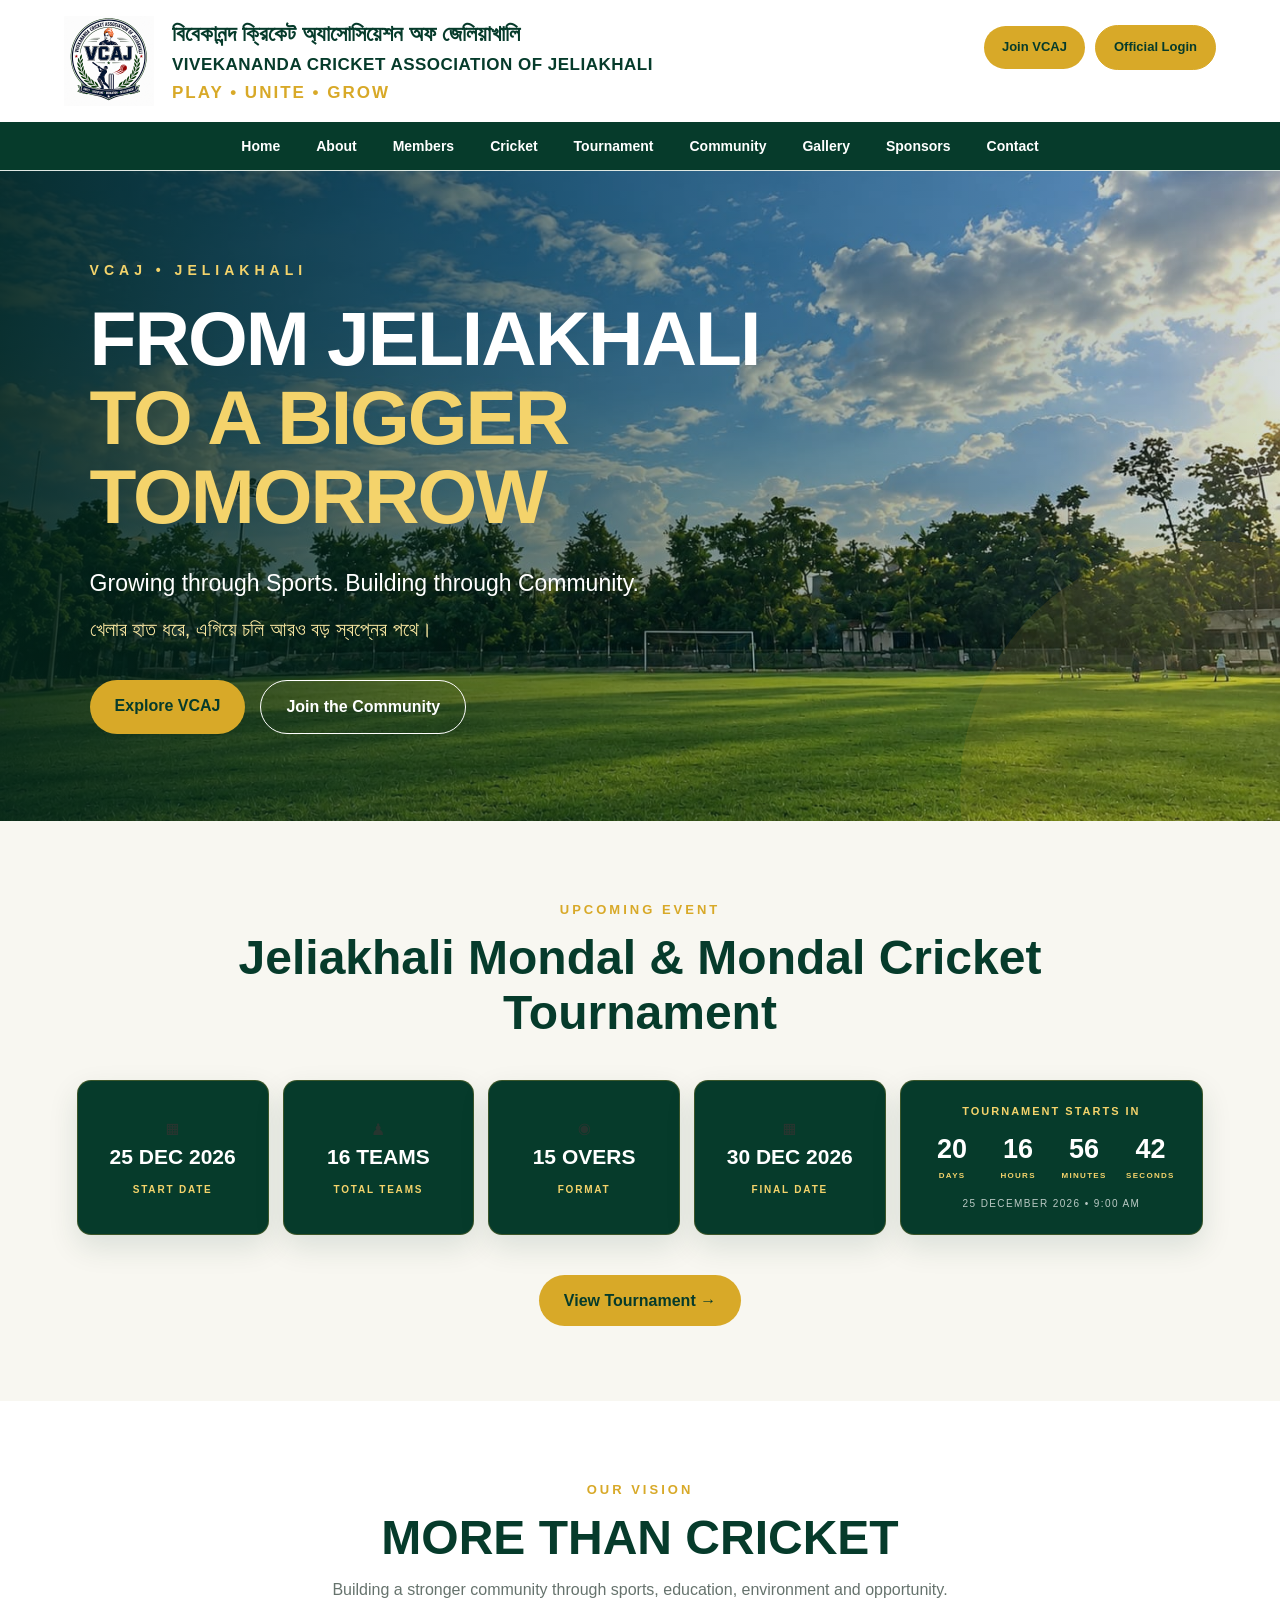
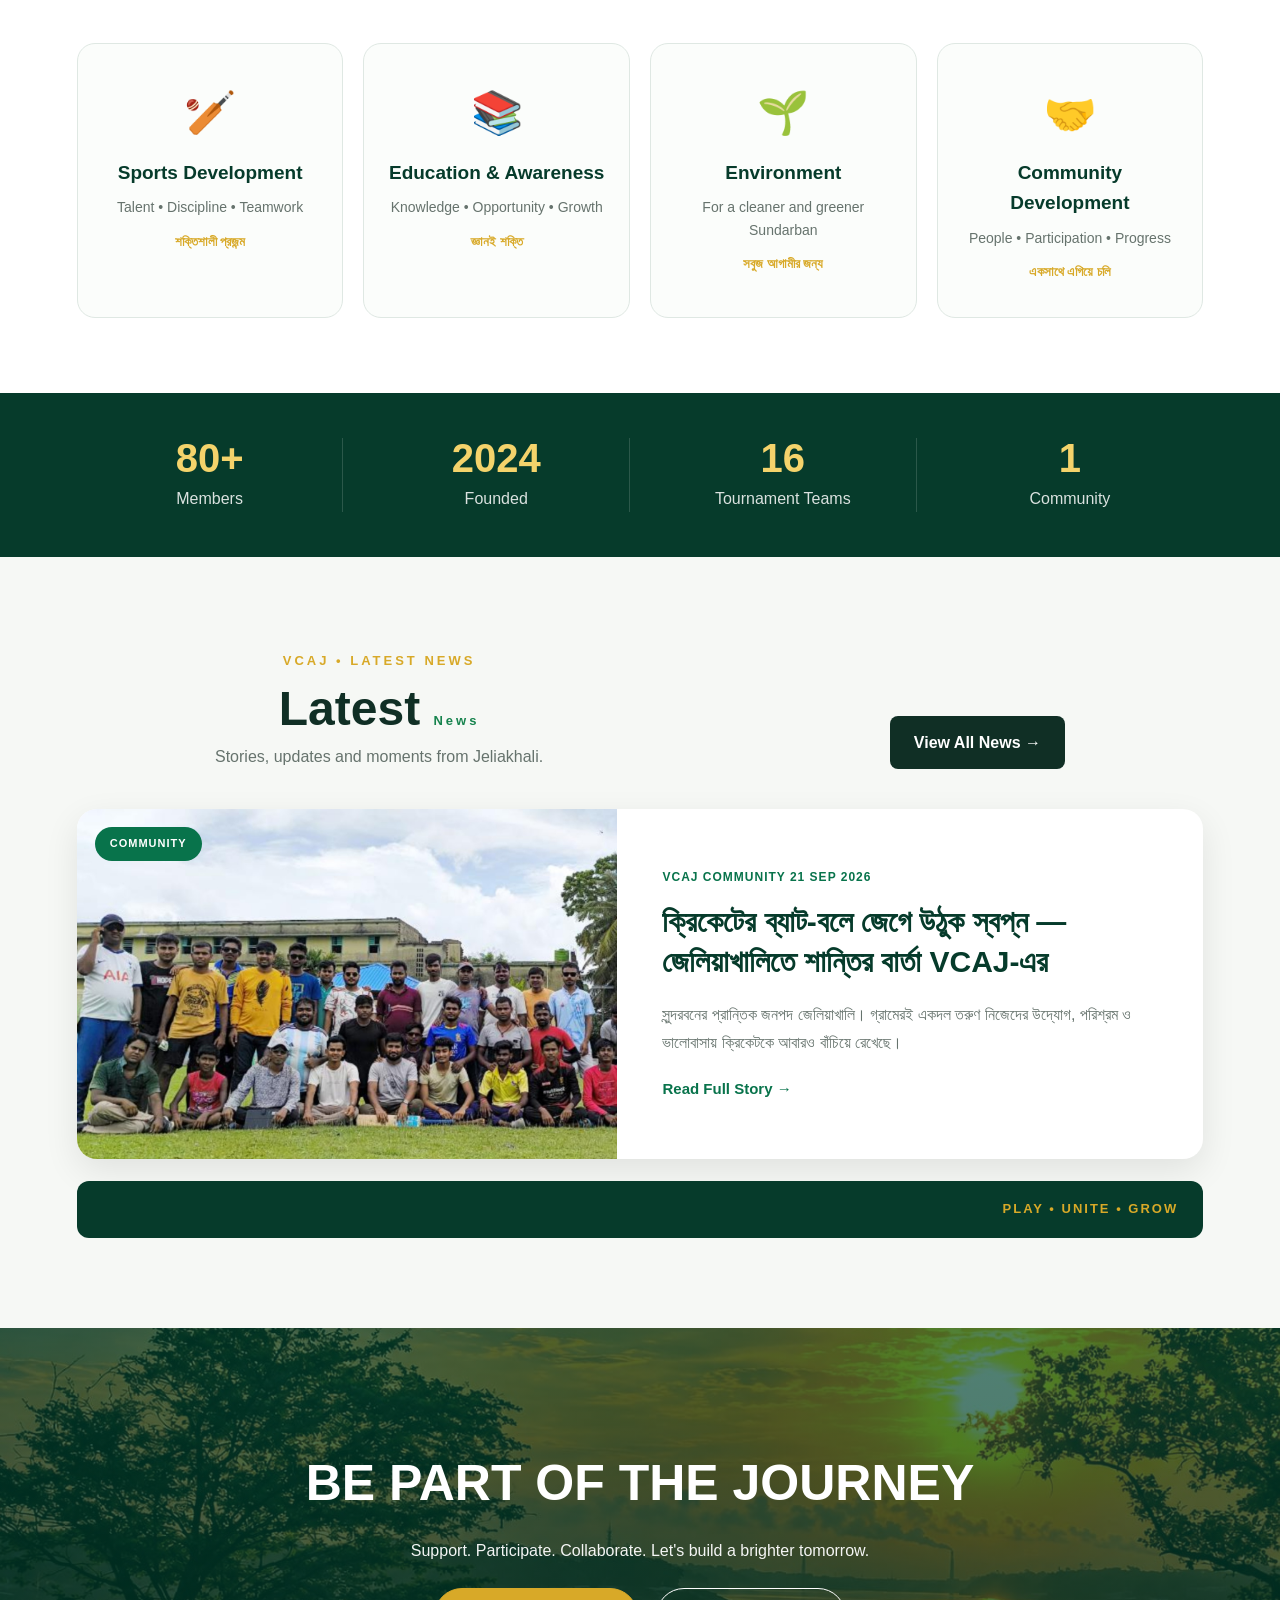
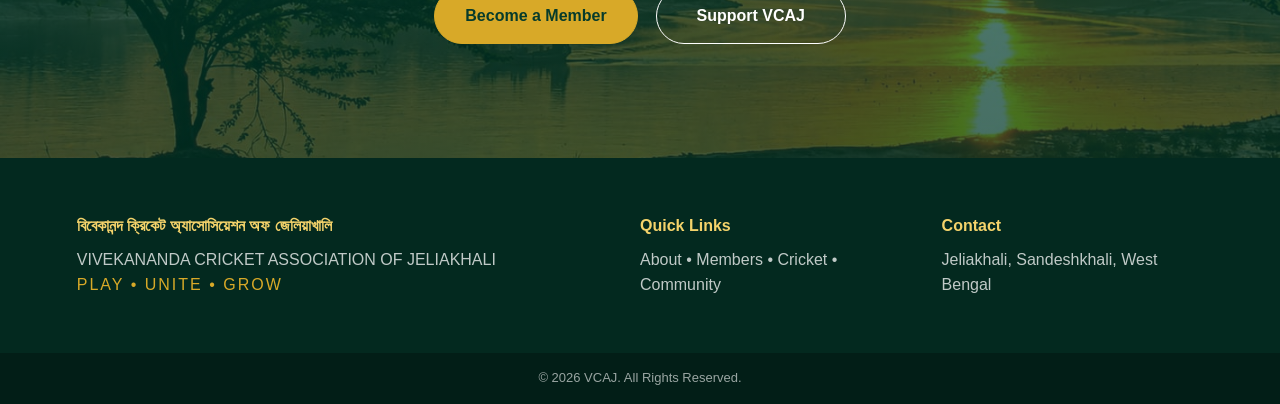
<file: index.html>
<!DOCTYPE html>
<html lang="bn">
<head>
    <meta charset="UTF-8">
    <meta name="viewport" content="width=device-width, initial-scale=1.0">

    <title>VCAJ | Vivekananda Cricket Association of Jeliakhali</title>

    <meta name="description"
          content="Vivekananda Cricket Association of Jeliakhali — rooted in Jeliakhali, growing through sports and community.">

    <link rel="stylesheet" href="style.css">
</head>

<body>

    <!-- HEADER -->
    <header class="site-header">

        <div class="brand">
            <img src="assets\logo\images\VCAJ.png" alt="VCAJ Logo" class="vcaj-logo">

            <div class="brand-name">
                <div class="bengali-name">
                    বিবেকানন্দ ক্রিকেট অ্যাসোসিয়েশন অফ জেলিয়াখালি
                </div>

                <div class="english-name">
                    VIVEKANANDA CRICKET ASSOCIATION OF JELIAKHALI
                </div>

                <div class="tagline">
                    PLAY • UNITE • GROW
                </div>
            </div>
        </div>

        <nav class="main-nav">
            <a href="#">Home</a>
            <a href="#">About</a>
            <a href="#">Members</a>
            <a href="#">Cricket</a>
            <a href="#">Tournament</a>
            <a href="#">Community</a>
            <a href="#">Gallery</a>
            <a href="#">Sponsors</a>
            <a href="#">Contact</a>
        </nav>

        <div class="header-actions">

    <a href="#" class="join-button">
        Join VCAJ
    </a>

    <a href="login.html" class="login-button">
        Official Login
    </a>

</div>

    </header>


    <!-- HERO -->
    <main>

        <section class="hero">

            <div class="hero-content">

                <div class="hero-label">
                    VCAJ • JELIAKHALI
                </div>

                <h1>
                    FROM JELIAKHALI
                    <span>TO A BIGGER TOMORROW</span>
                </h1>

                <p class="hero-text">
                    Growing through Sports.
                    Building through Community.
                </p>

                <p class="hero-bengali">
                    খেলার হাত ধরে, এগিয়ে চলি আরও বড় স্বপ্নের পথে।
                </p>

                <div class="hero-buttons">
                    <a href="#" class="primary-button">
                        Explore VCAJ
                    </a>

                    <a href="#" class="secondary-button">
                        Join the Community
                    </a>
                </div>

            </div>

        </section>


   <!-- UPCOMING TOURNAMENT -->

<section class="tournament-section">

    <div class="section-heading">
        <span>UPCOMING EVENT</span>

        <h2>
            Jeliakhali Mondal & Mondal Cricket Tournament
        </h2>
    </div>


    <div class="tournament-cards">

        <!-- START DATE -->
        <div class="tournament-card">

            <div class="card-icon">▦</div>

            <strong>25 DEC 2026</strong>

            <div class="card-line"></div>

            <small>START DATE</small>

        </div>


        <!-- TOTAL TEAMS -->
        <div class="tournament-card">

            <div class="card-icon">♟</div>

            <strong>16 TEAMS</strong>

            <div class="card-line"></div>

            <small>TOTAL TEAMS</small>

        </div>


        <!-- OVERS -->
        <div class="tournament-card">

            <div class="card-icon">◉</div>

            <strong>15 OVERS</strong>

            <div class="card-line"></div>

            <small>FORMAT</small>

        </div>


        <!-- FINAL DATE -->
        <div class="tournament-card">

            <div class="card-icon">▦</div>

            <strong>30 DEC 2026</strong>

            <div class="card-line"></div>

            <small>FINAL DATE</small>

        </div>


        <!-- COUNTDOWN -->
        <div class="tournament-countdown">

            <div class="countdown-title">
                TOURNAMENT STARTS IN
            </div>


            <div class="countdown-boxes">

                <div class="countdown-box">
                    <strong id="days">00</strong>
                    <span>DAYS</span>
                </div>

                <div class="countdown-box">
                    <strong id="hours">00</strong>
                    <span>HOURS</span>
                </div>

                <div class="countdown-box">
                    <strong id="minutes">00</strong>
                    <span>MINUTES</span>
                </div>

                <div class="countdown-box">
                    <strong id="seconds">00</strong>
                    <span>SECONDS</span>
                </div>

            </div>


            <div class="countdown-date">
                25 DECEMBER 2026 • 9:00 AM
            </div>

        </div>

    </div>


    <a href="#" class="primary-button">
        View Tournament →
    </a>

</section>

        <!-- MORE THAN CRICKET -->

        <section class="vision-section">

            <div class="section-heading">
                <span>OUR VISION</span>

                <h2>MORE THAN CRICKET</h2>

                <p>
                    Building a stronger community through sports,
                    education, environment and opportunity.
                </p>
            </div>


            <div class="vision-grid">

                <article class="vision-card">
                    <div class="icon">🏏</div>
                    <h3>Sports Development</h3>
                    <p>Talent • Discipline • Teamwork</p>
                    <small>শক্তিশালী প্রজন্ম</small>
                </article>

                <article class="vision-card">
                    <div class="icon">📚</div>
                    <h3>Education & Awareness</h3>
                    <p>Knowledge • Opportunity • Growth</p>
                    <small>জ্ঞানই শক্তি</small>
                </article>

                <article class="vision-card">
                    <div class="icon">🌱</div>
                    <h3>Environment</h3>
                    <p>For a cleaner and greener Sundarban</p>
                    <small>সবুজ আগামীর জন্য</small>
                </article>

                <article class="vision-card">
                    <div class="icon">🤝</div>
                    <h3>Community Development</h3>
                    <p>People • Participation • Progress</p>
                    <small>একসাথে এগিয়ে চলি</small>
                </article>

            </div>

        </section>


        <!-- COMMUNITY STATS -->

        <section class="stats-section">

            <div>
                <strong>80+</strong>
                <span>Members</span>
            </div>

            <div>
                <strong>2024</strong>
                <span>Founded</span>
            </div>

            <div>
                <strong>16</strong>
                <span>Tournament Teams</span>
            </div>

            <div>
                <strong>1</strong>
                <span>Community</span>
            </div>

        </section>


     <!-- ==============================
     LATEST NEWS
================================ -->

<section class="latest-news" id="news">

    <div class="section-heading news-heading">

        <div>
            <span class="section-kicker">VCAJ • LATEST NEWS</span>

            <h2>
                Latest <span>News</span>
            </h2>

            <p>
                Stories, updates and moments from Jeliakhali.
            </p>
        </div>

        <a href="#" class="view-all-news">
            View All News →
        </a>

    </div>


<!-- FEATURED NEWS -->

<article class="featured-news">

    <!-- NEWS PHOTO -->
    <div class="featured-news-image">

        <img
            src="assets\logo\images\vcaj-group-news.png"
            alt="VCAJ members together in Jeliakhali"
        >

        <span class="news-category">
            COMMUNITY
        </span>

    </div>


    <!-- NEWS CONTENT -->
    <div class="featured-news-content">

        <div class="news-meta">
            <span>VCAJ COMMUNITY</span>
            <span>21 SEP 2026</span>
        </div>

        <h3>
            ক্রিকেটের ব্যাট-বলে জেগে উঠুক স্বপ্ন —
            জেলিয়াখালিতে শান্তির বার্তা VCAJ-এর
        </h3>

        <p class="news-excerpt">
            সুন্দরবনের প্রান্তিক জনপদ জেলিয়াখালি।
            গ্রামেরই একদল তরুণ নিজেদের উদ্যোগ,
            পরিশ্রম ও ভালোবাসায় ক্রিকেটকে আবারও
            বাঁচিয়ে রেখেছে।
        </p>

    <a href="news.html" class="read-more">Read Full Story →</a>

    </div>

</article>


    <!-- NEWS MESSAGE -->

    <div class="news-message">

        <div class="news-message-line"></div>

        <span>
            PLAY • UNITE • GROW
        </span>

    </div>

</section>

     <!-- CALL TO ACTION -->

<section class="cta-section">

    <div class="cta-content">

        <h2>BE PART OF THE JOURNEY</h2>

        <p>
            Support. Participate. Collaborate.
            Let's build a brighter tomorrow.
        </p>

        <div class="cta-buttons">

            <a href="#" class="primary-button">
                Become a Member
            </a>

            <a href="#" class="secondary-button">
                Support VCAJ
            </a>

        </div>

    </div>

</section>

    </main>


    <!-- FOOTER -->

    <footer class="site-footer">

        <div>
            <strong>
                বিবেকানন্দ ক্রিকেট অ্যাসোসিয়েশন অফ জেলিয়াখালি
            </strong>

            <p>
                VIVEKANANDA CRICKET ASSOCIATION OF JELIAKHALI
            </p>

            <span>
                PLAY • UNITE • GROW
            </span>
        </div>

        <div>
            <h4>Quick Links</h4>
            <p>About • Members • Cricket • Community</p>
        </div>

        <div>
            <h4>Contact</h4>
            <p>Jeliakhali, Sandeshkhali, West Bengal</p>
        </div>

    </footer>


    <div class="copyright">
        © 2026 VCAJ. All Rights Reserved.
    </div>
<script>
const tournamentDate = new Date("December 25, 2026 09:00:00").getTime();

const countdown = setInterval(function () {

    const now = new Date().getTime();
    const distance = tournamentDate - now;

    if (distance <= 0) {
        clearInterval(countdown);

        document.getElementById("days").textContent = "00";
        document.getElementById("hours").textContent = "00";
        document.getElementById("minutes").textContent = "00";
        document.getElementById("seconds").textContent = "00";

        document.querySelector(".countdown-title").textContent =
            "TOURNAMENT IS LIVE";

        return;
    }

    const days = Math.floor(distance / (1000 * 60 * 60 * 24));
    const hours = Math.floor(
        (distance % (1000 * 60 * 60 * 24)) /
        (1000 * 60 * 60)
    );

    const minutes = Math.floor(
        (distance % (1000 * 60 * 60)) /
        (1000 * 60)
    );

    const seconds = Math.floor(
        (distance % (1000 * 60)) / 1000
    );

    document.getElementById("days").textContent =
        String(days).padStart(2, "0");

    document.getElementById("hours").textContent =
        String(hours).padStart(2, "0");

    document.getElementById("minutes").textContent =
        String(minutes).padStart(2, "0");

    document.getElementById("seconds").textContent =
        String(seconds).padStart(2, "0");

}, 1000);
</script>
</body>
</html>
</file>
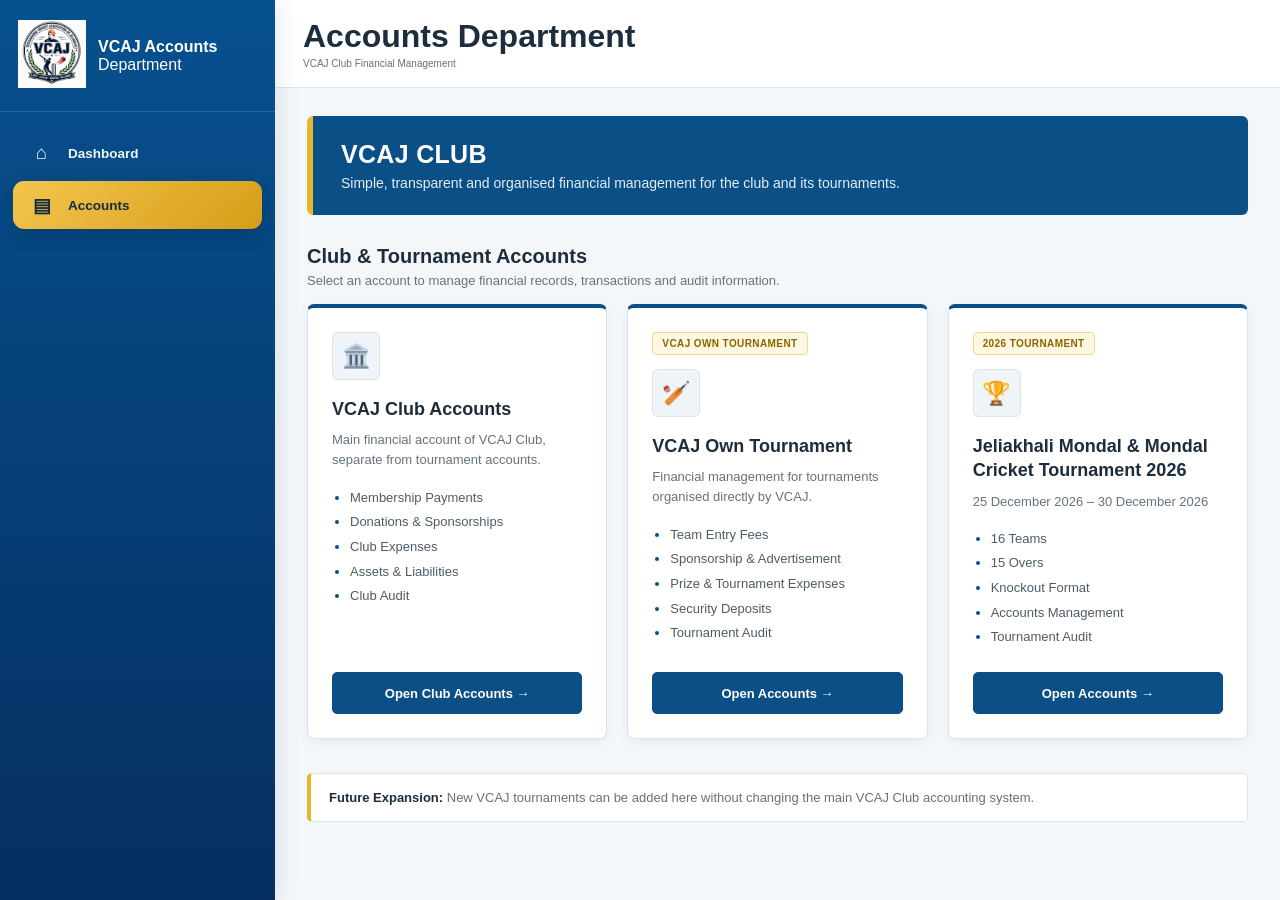
<file: cashier.html>
<!DOCTYPE html>
<html lang="en">

<head>
    <meta charset="UTF-8">
    <meta name="viewport" content="width=device-width, initial-scale=1.0">

    <title>Accounts Department | VCAJ</title>

    <link rel="stylesheet" href="cashier.css">

    <style>
        /* =================================================
           VCAJ ACCOUNTS DEPARTMENT
           CLEAN / PROFESSIONAL / RECTANGULAR DESIGN
        ================================================= */

        :root {
            --vcaj-blue: #0b4f87;
            --vcaj-blue-dark: #073b66;
            --vcaj-gold: #e9b52d;
            --page-bg: #f4f7fa;
            --border: #dce3e9;
            --text-dark: #1d2d3d;
            --text-light: #66727d;
        }

        .accounts-main {
            background: var(--page-bg);
        }

        .accounts-topbar {
            background: #ffffff;
            border-bottom: 1px solid var(--border);
        }

        .accounts-topbar h1 {
            color: var(--text-dark);
        }

        .accounts-topbar p {
            color: var(--text-light);
        }

        .accounts-content {
            padding: 28px 32px 40px;
        }

        /* ================================================
           PAGE HEADER
        ================================================ */

        .department-header {
            background: var(--vcaj-blue);
            border-left: 6px solid var(--vcaj-gold);

            padding: 24px 28px;
            margin-bottom: 30px;

            border-radius: 6px;
            color: #ffffff;
        }

        .department-header h2 {
            margin: 0 0 6px;

            font-size: 25px;
            font-weight: 800;
            letter-spacing: 0.3px;
        }

        .department-header p {
            margin: 0;

            font-size: 14px;
            color: #e5edf5;
        }


        /* ================================================
           SECTION TITLE
        ================================================ */

        .account-section-title {
            margin-bottom: 16px;
        }

        .account-section-title h3 {
            margin: 0;

            font-size: 20px;
            color: var(--text-dark);
            font-weight: 800;
        }

        .account-section-title p {
            margin: 5px 0 0;

            font-size: 13px;
            color: var(--text-light);
        }


        /* ================================================
           THREE ACCOUNT CARDS
        ================================================ */

        .account-choice-grid {
            display: grid;

            grid-template-columns:
                repeat(3, minmax(0, 1fr));

            gap: 20px;

            margin-bottom: 34px;
        }


        .account-choice-card {
            background: #ffffff;

            border: 1px solid var(--border);
            border-top: 4px solid var(--vcaj-blue);

            border-radius: 7px;

            padding: 24px;

            min-height: 390px;

            display: flex;
            flex-direction: column;

            box-shadow: 0 3px 10px rgba(20, 40, 60, 0.06);

            transition:
                transform 0.2s ease,
                box-shadow 0.2s ease,
                border-color 0.2s ease;
        }


        .account-choice-card:hover {
            transform: translateY(-3px);

            border-color: #bfcbd5;

            box-shadow:
                0 8px 22px rgba(20, 40, 60, 0.10);
        }


        /* ================================================
           CARD ICON
        ================================================ */

        .choice-icon {
            width: 48px;
            height: 48px;

            display: flex;
            align-items: center;
            justify-content: center;

            background: #eef4f8;

            border: 1px solid #d9e4ec;

            border-radius: 6px;

            font-size: 23px;

            margin-bottom: 17px;
        }


        /* ================================================
           CARD CONTENT
        ================================================ */

        .account-choice-card h4 {
            margin: 0 0 9px;

            color: var(--text-dark);

            font-size: 18px;
            line-height: 1.35;
            font-weight: 800;
        }

        .account-choice-card p {
            margin: 0 0 15px;

            color: var(--text-light);

            font-size: 13px;
            line-height: 1.55;
        }


        .choice-list {
            margin: 0 0 22px;

            padding-left: 18px;

            color: #4e5c67;

            font-size: 13px;

            line-height: 1.9;
        }


        .choice-list li::marker {
            color: var(--vcaj-blue);
        }


        /* ================================================
           BUTTON
        ================================================ */

        .open-account-button {
            display: inline-flex;

            align-items: center;
            justify-content: center;

            margin-top: auto;

            min-height: 42px;

            padding: 0 18px;

            background: var(--vcaj-blue);

            color: #ffffff;

            border-radius: 5px;

            text-decoration: none;

            font-size: 13px;
            font-weight: 700;

            border: 1px solid var(--vcaj-blue);

            transition: 0.2s ease;
        }


        .open-account-button:hover {
            background: var(--vcaj-blue-dark);

            border-color: var(--vcaj-blue-dark);
        }


        /* ================================================
           TOURNAMENT LABEL
        ================================================ */

        .tournament-status {
            display: inline-block;

            align-self: flex-start;

            margin-bottom: 14px;

            padding: 5px 9px;

            background: #fff7df;

            color: #8a6500;

            border: 1px solid #f0d98b;

            border-radius: 4px;

            font-size: 10px;
            font-weight: 800;

            letter-spacing: 0.4px;
        }


        /* ================================================
           FUTURE NOTE
        ================================================ */

        .future-note {
            padding: 16px 18px;

            background: #ffffff;

            border: 1px solid var(--border);

            border-left: 4px solid var(--vcaj-gold);

            border-radius: 5px;

            color: var(--text-light);

            font-size: 13px;
        }

        .future-note strong {
            color: var(--text-dark);
        }


        /* ================================================
           RESPONSIVE
        ================================================ */

        @media (max-width: 1100px) {

            .account-choice-grid {
                grid-template-columns: repeat(2, minmax(0, 1fr));
            }

        }


        @media (max-width: 750px) {

            .account-choice-grid {
                grid-template-columns: 1fr;
            }

            .accounts-content {
                padding: 20px;
            }

            .department-header {
                padding: 20px;
            }

        }
    </style>

</head>


<body>

<div class="accounts-layout">


    <!-- =================================================
         SIDEBAR
    ================================================= -->

    <aside class="accounts-sidebar">

        <div class="sidebar-brand">

            <a href="dashboard.html">
                <img
                    src="assets/logo/images/VCAJ.png"
                    alt="VCAJ Logo"
                >
            </a>

            <div>
                <strong>VCAJ Accounts</strong>
                <span>Department</span>
            </div>

        </div>


        <nav class="accounts-nav">

            <a href="dashboard.html">
                <span>⌂</span>
                Dashboard
            </a>

            <a href="cashier.html" class="active">
                <span>▤</span>
                Accounts
            </a>

        </nav>

    </aside>



    <!-- =================================================
         MAIN
    ================================================= -->

    <main class="accounts-main">


        <!-- TOP BAR -->

        <header class="accounts-topbar">

            <div>

                <h1>
                    Accounts Department
                </h1>

                <p>
                    VCAJ Club Financial Management
                </p>

            </div>

        </header>



        <!-- CONTENT -->

        <div class="accounts-content">


            <!-- PAGE HEADER -->

            <section class="department-header">

                <h2>
                    VCAJ CLUB
                </h2>

                <p>
                    Simple, transparent and organised financial
                    management for the club and its tournaments.
                </p>

            </section>



            <!-- =========================================
                 CLUB ACCOUNT
            ========================================= -->

            <div class="account-section-title">

                <h3>
                    Club & Tournament Accounts
                </h3>

                <p>
                    Select an account to manage financial records,
                    transactions and audit information.
                </p>

            </div>


            <!-- =========================================
                 THREE CARDS
            ========================================= -->

            <div class="account-choice-grid">


                <!-- VCAJ CLUB -->

                <div class="account-choice-card">

                    <div class="choice-icon">
                        🏛️
                    </div>

                    <h4>
                        VCAJ Club Accounts
                    </h4>

                    <p>
                        Main financial account of VCAJ Club,
                        separate from tournament accounts.
                    </p>

                    <ul class="choice-list">

                        <li>
                            Membership Payments
                        </li>

                        <li>
                            Donations & Sponsorships
                        </li>

                        <li>
                            Club Expenses
                        </li>

                        <li>
                            Assets & Liabilities
                        </li>

                        <li>
                            Club Audit
                        </li>

                    </ul>

                    <a
                        href="#"
                        class="open-account-button"
                    >
                        Open Club Accounts →
                    </a>

                </div>



                <!-- VCAJ OWN TOURNAMENT -->

                <div class="account-choice-card">

                    <span class="tournament-status">
                        VCAJ OWN TOURNAMENT
                    </span>

                    <div class="choice-icon">
                        🏏
                    </div>

                    <h4>
                        VCAJ Own Tournament
                    </h4>

                    <p>
                        Financial management for tournaments
                        organised directly by VCAJ.
                    </p>

                    <ul class="choice-list">

                        <li>
                            Team Entry Fees
                        </li>

                        <li>
                            Sponsorship & Advertisement
                        </li>

                        <li>
                            Prize & Tournament Expenses
                        </li>

                        <li>
                            Security Deposits
                        </li>

                        <li>
                            Tournament Audit
                        </li>

                    </ul>

                    <a
                        href="#"
                        class="open-account-button"
                    >
                        Open Accounts →
                    </a>

                </div>



                <!-- MONDAL & MONDAL -->

                <div class="account-choice-card">

                    <span class="tournament-status">
                        2026 TOURNAMENT
                    </span>

                    <div class="choice-icon">
                        🏆
                    </div>

                    <h4>
                        Jeliakhali Mondal & Mondal
                        Cricket Tournament 2026
                    </h4>

                    <p>
                        25 December 2026 – 30 December 2026
                    </p>

                    <ul class="choice-list">

                        <li>
                            16 Teams
                        </li>

                        <li>
                            15 Overs
                        </li>

                        <li>
                            Knockout Format
                        </li>

                        <li>
                            Accounts Management
                        </li>

                        <li>
                            Tournament Audit
                        </li>

                    </ul>

                    <a
                        href="mondal-mondal-accounts.html"
                        class="open-account-button"
                    >
                        Open Accounts →
                    </a>

                </div>


            </div>



            <!-- FUTURE -->

            <div class="future-note">

                <strong>Future Expansion:</strong>

                New VCAJ tournaments can be added here without
                changing the main VCAJ Club accounting system.

            </div>


        </div>

    </main>

</div>

</body>

</html>
</file>
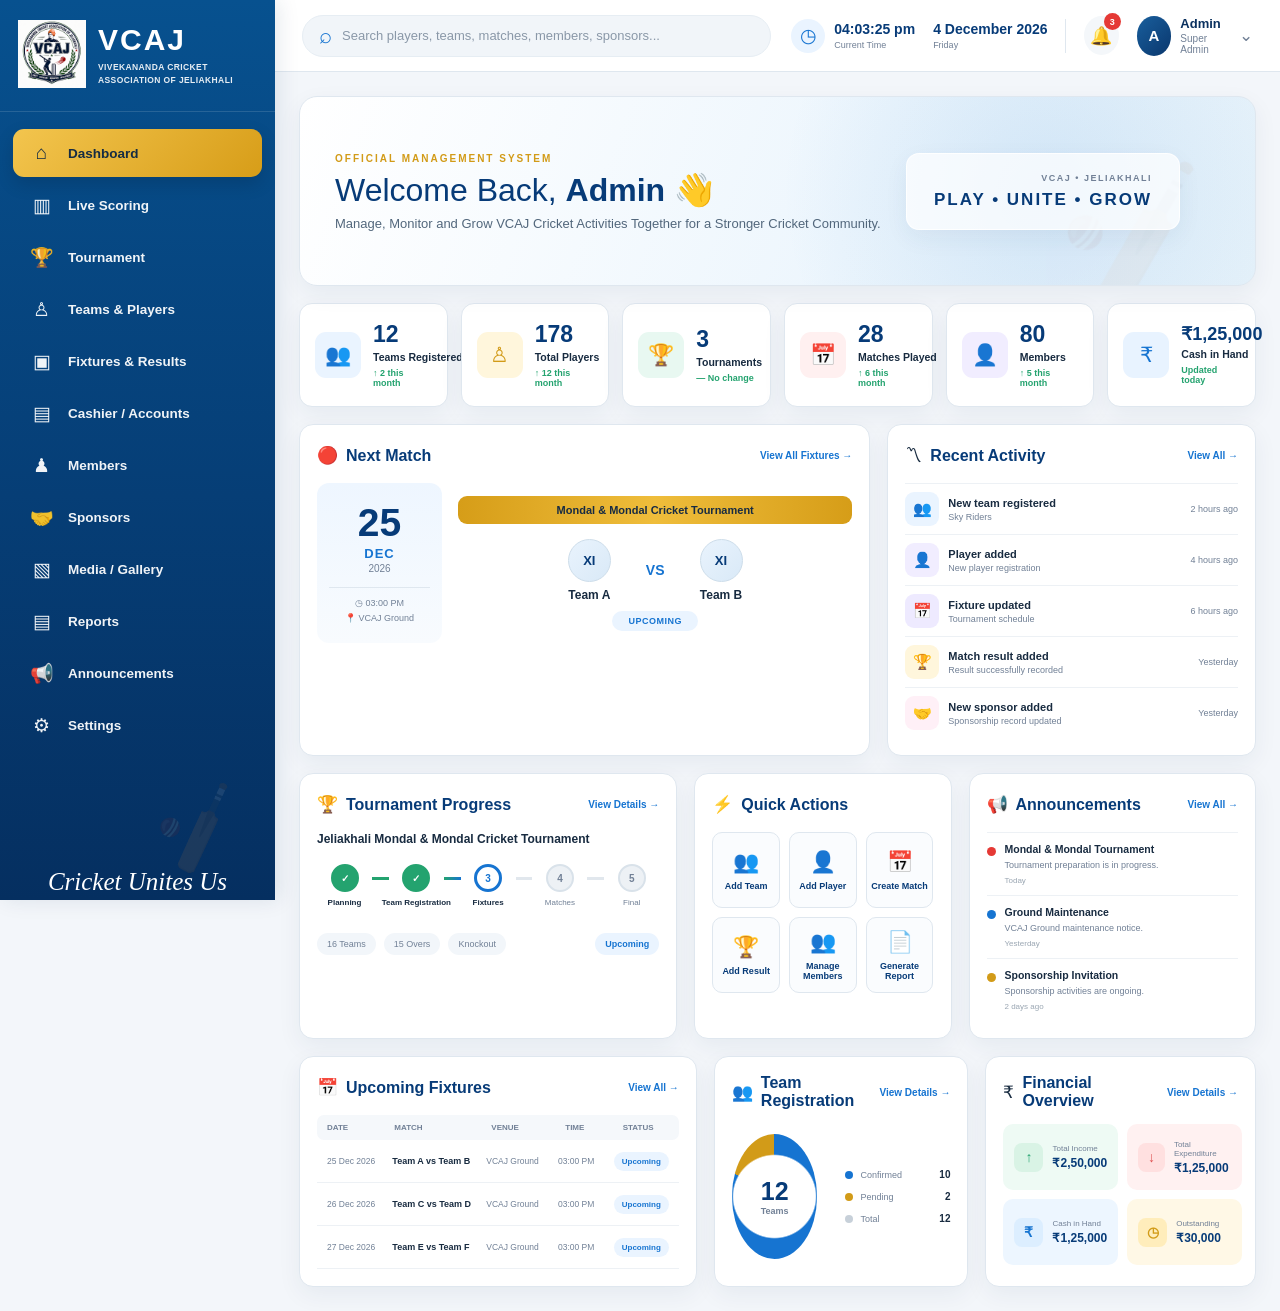
<file: dashboard.html>
<!DOCTYPE html>
<html lang="en">

<head>
    <meta charset="UTF-8">
    <meta name="viewport" content="width=device-width, initial-scale=1.0">

    <title>VCAJ | Official Dashboard</title>

    <link rel="stylesheet" href="dashboard.css">
</head>

<body>

    <div class="dashboard-layout">

        <!-- =================================================
             SIDEBAR
        ================================================== -->

        <aside class="sidebar">

            <div class="sidebar-brand">

    <a href="index.html">
        <img
            src="assets/logo/images/VCAJ.png"
            alt="VCAJ Logo"
        >
    </a>

    <div class="brand-text">
                    <h1>VCAJ</h1>

                    <p>
                        VIVEKANANDA CRICKET<br>
                        ASSOCIATION OF JELIAKHALI
                    </p>
                </div>

            </div>


            <nav class="sidebar-nav">

                <a href="#" class="nav-item active">
                    <span class="nav-icon">⌂</span>
                    <span>Dashboard</span>
                </a>

                <a href="#" class="nav-item">
                    <span class="nav-icon">▥</span>
                    <span>Live Scoring</span>
                </a>

                <a href="#" class="nav-item">
                    <span class="nav-icon">🏆</span>
                    <span>Tournament</span>
                </a>

                <a href="#" class="nav-item">
                    <span class="nav-icon">♙</span>
                    <span>Teams & Players</span>
                </a>

                <a href="#" class="nav-item">
                    <span class="nav-icon">▣</span>
                    <span>Fixtures & Results</span>
                </a>

                <a href="cashier.html" class="nav-item">
                <span class="nav-icon">▤</span>
                <span>Cashier / Accounts</span>
                </a>

                <a href="#" class="nav-item">
                    <span class="nav-icon">♟</span>
                    <span>Members</span>
                </a>

                <a href="#" class="nav-item">
                    <span class="nav-icon">🤝</span>
                    <span>Sponsors</span>
                </a>

                <a href="#" class="nav-item">
                    <span class="nav-icon">▧</span>
                    <span>Media / Gallery</span>
                </a>

                <a href="#" class="nav-item">
                    <span class="nav-icon">▤</span>
                    <span>Reports</span>
                </a>

                <a href="#" class="nav-item">
                    <span class="nav-icon">📢</span>
                    <span>Announcements</span>
                </a>

                <a href="#" class="nav-item">
                    <span class="nav-icon">⚙</span>
                    <span>Settings</span>
                </a>

            </nav>


            <div class="sidebar-footer">
                <div class="footer-cricket-icon">🏏</div>
                <span>Cricket Unites Us</span>
            </div>

        </aside>



        <!-- =================================================
             MAIN AREA
        ================================================== -->

        <main class="main-area">


            <!-- =================================================
                 TOP BAR
            ================================================== -->

            <header class="topbar">

                <button
                    class="menu-button"
                    id="menuButton"
                    type="button"
                    aria-label="Open menu"
                >
                    ☰
                </button>


                <div class="search-box">

                    <span class="search-icon">⌕</span>

                    <input
                        type="search"
                        placeholder="Search players, teams, matches, members, sponsors..."
                    >

                </div>


                <div class="topbar-right">


                    <!-- TIME -->
                    <div class="top-date-time">

                        <div class="top-time">
                            <span class="time-icon">◷</span>

                            <div>
                                <strong id="currentTime">
                                    00:00:00 AM
                                </strong>

                                <small>Current Time</small>
                            </div>
                        </div>


                        <div class="top-date">

                            <div>
                                <strong id="currentDate">
                                    30 September 2026
                                </strong>

                                <small id="currentDay">
                                    Wednesday
                                </small>
                            </div>

                        </div>

                    </div>


                    <!-- NOTIFICATION -->

                    <button
                        class="notification-button"
                        type="button"
                        aria-label="Notifications"
                    >
                        🔔
                        <span>3</span>
                    </button>


                    <!-- USER -->

                    <div class="user-profile" id="userProfile">

    <div class="user-avatar">
        A
    </div>

    <div class="user-details">
        <strong>Admin</strong>
        <small>Super Admin</small>
    </div>

    <span class="profile-arrow">
        ⌄
    </span>

    <div class="profile-dropdown" id="profileDropdown">

    <button type="button" id="logoutButton">
        🚪 Logout
    </button>

</div>

</div>

            </header>



            <!-- =================================================
                 DASHBOARD CONTENT
            ================================================== -->

            <section class="dashboard-content">


                <!-- =================================================
                     WELCOME HERO
                ================================================== -->

                <section class="welcome-section">


                    <div class="welcome-content">

                        <span class="welcome-label">
                            OFFICIAL MANAGEMENT SYSTEM
                        </span>

                        <h2>
                            Welcome Back,
                            <strong>Admin</strong>
                            👋
                        </h2>

                        <p>
                            Manage, Monitor and Grow VCAJ Cricket Activities
                            Together for a Stronger Cricket Community.
                        </p>

                    </div>


                    <div class="hero-status">

                        <span>
                            VCAJ • JELIAKHALI
                        </span>

                        <strong>
                            PLAY • UNITE • GROW
                        </strong>

                    </div>

                </section>



                <!-- =================================================
                     SUMMARY CARDS
                ================================================== -->

                <section class="stats-grid">


                    <div class="stat-card stat-blue">

                        <div class="stat-icon">
                            👥
                        </div>

                        <div class="stat-content">

                            <strong>
                                12
                            </strong>

                            <span>
                                Teams Registered
                            </span>

                            <small>
                                ↑ 2 this month
                            </small>

                        </div>

                    </div>


                    <div class="stat-card stat-gold">

                        <div class="stat-icon">
                            ♙
                        </div>

                        <div class="stat-content">

                            <strong>
                                178
                            </strong>

                            <span>
                                Total Players
                            </span>

                            <small>
                                ↑ 12 this month
                            </small>

                        </div>

                    </div>


                    <div class="stat-card stat-green">

                        <div class="stat-icon">
                            🏆
                        </div>

                        <div class="stat-content">

                            <strong>
                                3
                            </strong>

                            <span>
                                Tournaments
                            </span>

                            <small>
                                — No change
                            </small>

                        </div>

                    </div>


                    <div class="stat-card stat-red">

                        <div class="stat-icon">
                            📅
                        </div>

                        <div class="stat-content">

                            <strong>
                                28
                            </strong>

                            <span>
                                Matches Played
                            </span>

                            <small>
                                ↑ 6 this month
                            </small>

                        </div>

                    </div>


                    <div class="stat-card stat-purple">

                        <div class="stat-icon">
                            👤
                        </div>

                        <div class="stat-content">

                            <strong>
                                80
                            </strong>

                            <span>
                                Members
                            </span>

                            <small>
                                ↑ 5 this month
                            </small>

                        </div>

                    </div>


                    <div class="stat-card stat-finance">

                        <div class="stat-icon">
                            ₹
                        </div>

                        <div class="stat-content">

                            <strong>
                                ₹1,25,000
                            </strong>

                            <span>
                                Cash in Hand
                            </span>

                            <small>
                                Updated today
                            </small>

                        </div>

                    </div>

                </section>



                <!-- =================================================
                     NEXT MATCH + RECENT ACTIVITY
                ================================================== -->

                <section class="main-panels">


                    <!-- NEXT MATCH -->

                    <div class="panel next-match-panel">

                        <div class="panel-header">

                            <div>
                                <span class="panel-title-icon">
                                    🔴
                                </span>

                                <h3>
                                    Next Match
                                </h3>
                            </div>

                            <a href="#">
                                View All Fixtures →
                            </a>

                        </div>


                        <div class="next-match-content">


                            <div class="match-date-large">

                                <strong>
                                    25
                                </strong>

                                <span>
                                    DEC
                                </span>

                                <small>
                                    2026
                                </small>

                                <div class="match-meta">

                                    <span>
                                        ◷ 03:00 PM
                                    </span>

                                    <span>
                                        📍 VCAJ Ground
                                    </span>

                                </div>

                            </div>


                            <div class="match-versus">


                                <div class="tournament-name">
                                    Mondal & Mondal Cricket Tournament
                                </div>


                                <div class="teams-versus">

                                    <div class="team">

                                        <div class="team-logo">
                                            XI
                                        </div>

                                        <strong>
                                            Team A
                                        </strong>

                                    </div>


                                    <div class="versus">
                                        VS
                                    </div>


                                    <div class="team">

                                        <div class="team-logo">
                                            XI
                                        </div>

                                        <strong>
                                            Team B
                                        </strong>

                                    </div>

                                </div>


                                <span class="match-status">
                                    UPCOMING
                                </span>

                            </div>

                        </div>

                    </div>



                    <!-- RECENT ACTIVITY -->

                    <div class="panel activity-panel">

                        <div class="panel-header">

                            <div>
                                <span class="panel-title-icon">
                                    〽
                                </span>

                                <h3>
                                    Recent Activity
                                </h3>
                            </div>

                            <a href="#">
                                View All →
                            </a>

                        </div>


                        <div class="activity-list">


                            <div class="activity-item">

                                <div class="activity-icon blue">
                                    👥
                                </div>

                                <div>
                                    <strong>
                                        New team registered
                                    </strong>

                                    <small>
                                        Sky Riders
                                    </small>
                                </div>

                                <time>
                                    2 hours ago
                                </time>

                            </div>


                            <div class="activity-item">

                                <div class="activity-icon purple">
                                    👤
                                </div>

                                <div>
                                    <strong>
                                        Player added
                                    </strong>

                                    <small>
                                        New player registration
                                    </small>
                                </div>

                                <time>
                                    4 hours ago
                                </time>

                            </div>


                            <div class="activity-item">

                                <div class="activity-icon violet">
                                    📅
                                </div>

                                <div>
                                    <strong>
                                        Fixture updated
                                    </strong>

                                    <small>
                                        Tournament schedule
                                    </small>
                                </div>

                                <time>
                                    6 hours ago
                                </time>

                            </div>


                            <div class="activity-item">

                                <div class="activity-icon gold">
                                    🏆
                                </div>

                                <div>
                                    <strong>
                                        Match result added
                                    </strong>

                                    <small>
                                        Result successfully recorded
                                    </small>
                                </div>

                                <time>
                                    Yesterday
                                </time>

                            </div>


                            <div class="activity-item">

                                <div class="activity-icon pink">
                                    🤝
                                </div>

                                <div>
                                    <strong>
                                        New sponsor added
                                    </strong>

                                    <small>
                                        Sponsorship record updated
                                    </small>
                                </div>

                                <time>
                                    Yesterday
                                </time>

                            </div>

                        </div>

                    </div>

                </section>



                <!-- =================================================
                     TOURNAMENT + QUICK ACTIONS + ANNOUNCEMENTS
                ================================================== -->

                <section class="lower-panels">


                    <!-- TOURNAMENT PROGRESS -->

                    <div class="panel tournament-panel">

                        <div class="panel-header">

                            <div>
                                <span class="panel-title-icon">
                                    🏆
                                </span>

                                <h3>
                                    Tournament Progress
                                </h3>
                            </div>

                            <a href="#">
                                View Details →
                            </a>

                        </div>


                        <div class="tournament-name-large">
                            Jeliakhali Mondal & Mondal Cricket Tournament
                        </div>


                        <div class="tournament-timeline">

                            <div class="timeline-step completed">
                                <span>✓</span>
                                <small>Planning</small>
                            </div>

                            <div class="timeline-line completed-line"></div>

                            <div class="timeline-step completed">
                                <span>✓</span>
                                <small>Team Registration</small>
                            </div>

                            <div class="timeline-line active-line"></div>

                            <div class="timeline-step active">
                                <span>3</span>
                                <small>Fixtures</small>
                            </div>

                            <div class="timeline-line"></div>

                            <div class="timeline-step">
                                <span>4</span>
                                <small>Matches</small>
                            </div>

                            <div class="timeline-line"></div>

                            <div class="timeline-step">
                                <span>5</span>
                                <small>Final</small>
                            </div>

                        </div>


                        <div class="tournament-info-row">

                            <span>
                                16 Teams
                            </span>

                            <span>
                                15 Overs
                            </span>

                            <span>
                                Knockout
                            </span>

                            <strong>
                                Upcoming
                            </strong>

                        </div>

                    </div>



                    <!-- QUICK ACTIONS -->

                    <div class="panel quick-actions-panel">

                        <div class="panel-header">

                            <div>
                                <span class="panel-title-icon">
                                    ⚡
                                </span>

                                <h3>
                                    Quick Actions
                                </h3>
                            </div>

                        </div>


                        <div class="quick-actions-grid">


                            <button type="button">
                                <span>👥</span>
                                <strong>Add Team</strong>
                            </button>


                            <button type="button">
                                <span>👤</span>
                                <strong>Add Player</strong>
                            </button>


                            <button type="button">
                                <span>📅</span>
                                <strong>Create Match</strong>
                            </button>


                            <button type="button">
                                <span>🏆</span>
                                <strong>Add Result</strong>
                            </button>


                            <button type="button">
                                <span>👥</span>
                                <strong>Manage Members</strong>
                            </button>


                            <button type="button">
                                <span>📄</span>
                                <strong>Generate Report</strong>
                            </button>

                        </div>

                    </div>



                    <!-- ANNOUNCEMENTS -->

                    <div class="panel announcements-panel">

                        <div class="panel-header">

                            <div>
                                <span class="panel-title-icon">
                                    📢
                                </span>

                                <h3>
                                    Announcements
                                </h3>
                            </div>

                            <a href="#">
                                View All →
                            </a>

                        </div>


                        <div class="announcement-item">

                            <span class="announcement-dot red"></span>

                            <div>

                                <strong>
                                    Mondal & Mondal Tournament
                                </strong>

                                <p>
                                    Tournament preparation is in progress.
                                </p>

                                <small>
                                    Today
                                </small>

                            </div>

                        </div>


                        <div class="announcement-item">

                            <span class="announcement-dot blue"></span>

                            <div>

                                <strong>
                                    Ground Maintenance
                                </strong>

                                <p>
                                    VCAJ Ground maintenance notice.
                                </p>

                                <small>
                                    Yesterday
                                </small>

                            </div>

                        </div>


                        <div class="announcement-item">

                            <span class="announcement-dot gold"></span>

                            <div>

                                <strong>
                                    Sponsorship Invitation
                                </strong>

                                <p>
                                    Sponsorship activities are ongoing.
                                </p>

                                <small>
                                    2 days ago
                                </small>

                            </div>

                        </div>

                    </div>

                </section>



                <!-- =================================================
                     UPCOMING FIXTURES + TEAM REGISTRATION
                ================================================== -->

                <section class="bottom-panels">


                    <!-- UPCOMING FIXTURES -->

                    <div class="panel fixtures-panel">

                        <div class="panel-header">

                            <div>
                                <span class="panel-title-icon">
                                    📅
                                </span>

                                <h3>
                                    Upcoming Fixtures
                                </h3>
                            </div>

                            <a href="#">
                                View All →
                            </a>

                        </div>


                        <div class="fixture-table">

                            <div class="fixture-header">
                                <span>Date</span>
                                <span>Match</span>
                                <span>Venue</span>
                                <span>Time</span>
                                <span>Status</span>
                            </div>


                            <div class="fixture-row">

                                <span>
                                    25 Dec 2026
                                </span>

                                <strong>
                                    Team A vs Team B
                                </strong>

                                <span>
                                    VCAJ Ground
                                </span>

                                <span>
                                    03:00 PM
                                </span>

                                <em>
                                    Upcoming
                                </em>

                            </div>


                            <div class="fixture-row">

                                <span>
                                    26 Dec 2026
                                </span>

                                <strong>
                                    Team C vs Team D
                                </strong>

                                <span>
                                    VCAJ Ground
                                </span>

                                <span>
                                    03:00 PM
                                </span>

                                <em>
                                    Upcoming
                                </em>

                            </div>


                            <div class="fixture-row">

                                <span>
                                    27 Dec 2026
                                </span>

                                <strong>
                                    Team E vs Team F
                                </strong>

                                <span>
                                    VCAJ Ground
                                </span>

                                <span>
                                    03:00 PM
                                </span>

                                <em>
                                    Upcoming
                                </em>

                            </div>

                        </div>

                    </div>



                    <!-- TEAM REGISTRATION -->

                    <div class="panel team-registration-panel">

                        <div class="panel-header">

                            <div>
                                <span class="panel-title-icon">
                                    👥
                                </span>

                                <h3>
                                    Team Registration
                                </h3>
                            </div>

                            <a href="#">
                                View Details →
                            </a>

                        </div>


                        <div class="registration-content">

                            <div class="registration-circle">

                                <strong>
                                    12
                                </strong>

                                <span>
                                    Teams
                                </span>

                            </div>


                            <div class="registration-legend">

                                <div>
                                    <span class="legend-dot confirmed"></span>
                                    <span>Confirmed</span>
                                    <strong>10</strong>
                                </div>

                                <div>
                                    <span class="legend-dot pending"></span>
                                    <span>Pending</span>
                                    <strong>2</strong>
                                </div>

                                <div>
                                    <span class="legend-dot total"></span>
                                    <span>Total</span>
                                    <strong>12</strong>
                                </div>

                            </div>

                        </div>

                    </div>



                    <!-- FINANCIAL OVERVIEW -->

                    <div class="panel financial-panel">

                        <div class="panel-header">

                            <div>
                                <span class="panel-title-icon">
                                    ₹
                                </span>

                                <h3>
                                    Financial Overview
                                </h3>
                            </div>

                            <a href="#">
                                View Details →
                            </a>

                        </div>


                        <div class="financial-grid">


                            <div class="financial-card income">

                                <span>
                                    ↑
                                </span>

                                <div>
                                    <small>
                                        Total Income
                                    </small>

                                    <strong>
                                        ₹2,50,000
                                    </strong>
                                </div>

                            </div>


                            <div class="financial-card expense">

                                <span>
                                    ↓
                                </span>

                                <div>
                                    <small>
                                        Total Expenditure
                                    </small>

                                    <strong>
                                        ₹1,25,000
                                    </strong>
                                </div>

                            </div>


                            <div class="financial-card balance">

                                <span>
                                    ₹
                                </span>

                                <div>
                                    <small>
                                        Cash in Hand
                                    </small>

                                    <strong>
                                        ₹1,25,000
                                    </strong>
                                </div>

                            </div>


                            <div class="financial-card outstanding">

                                <span>
                                    ◷
                                </span>

                                <div>
                                    <small>
                                        Outstanding
                                    </small>

                                    <strong>
                                        ₹30,000
                                    </strong>
                                </div>

                            </div>

                        </div>

                    </div>

                </section>

            </section>

        </main>

    </div>



    <!-- =====================================================
         JAVASCRIPT
    ====================================================== -->

    <script>

        /* ================================================
           LIVE TIME & DATE
        ================================================= */

        function updateDateTime() {

            const now = new Date();


            const time = now.toLocaleTimeString(
                "en-IN",
                {
                    hour: "2-digit",
                    minute: "2-digit",
                    second: "2-digit",
                    hour12: true
                }
            );


            const date = now.toLocaleDateString(
                "en-IN",
                {
                    day: "numeric",
                    month: "long",
                    year: "numeric"
                }
            );


            const day = now.toLocaleDateString(
                "en-IN",
                {
                    weekday: "long"
                }
            );


            document.getElementById("currentTime").textContent = time;

            document.getElementById("currentDate").textContent = date;

            document.getElementById("currentDay").textContent = day;
        }


        updateDateTime();

        setInterval(updateDateTime, 1000);



        /* ================================================
           MOBILE SIDEBAR
        ================================================= */

        const menuButton =
            document.getElementById("menuButton");

        const sidebar =
            document.querySelector(".sidebar");


        if (menuButton && sidebar) {

            menuButton.addEventListener(
                "click",
                function () {

                    sidebar.classList.toggle("open");

                }
            );

        }
/* ================================================
   ADMIN PROFILE DROPDOWN
================================================ */

const userProfile = document.getElementById("userProfile");
const profileDropdown = document.getElementById("profileDropdown");
const logoutButton = document.getElementById("logoutButton");

if (userProfile && profileDropdown) {

    userProfile.addEventListener("click", function (event) {
        event.stopPropagation();
        profileDropdown.classList.toggle("show");
    });

    document.addEventListener("click", function () {
        profileDropdown.classList.remove("show");
    });
}

if (logoutButton) {

    logoutButton.addEventListener("click", function (event) {
        event.stopPropagation();
        window.location.href = "login.html";
    });

}
    </script>

</body>

</html>
</file>
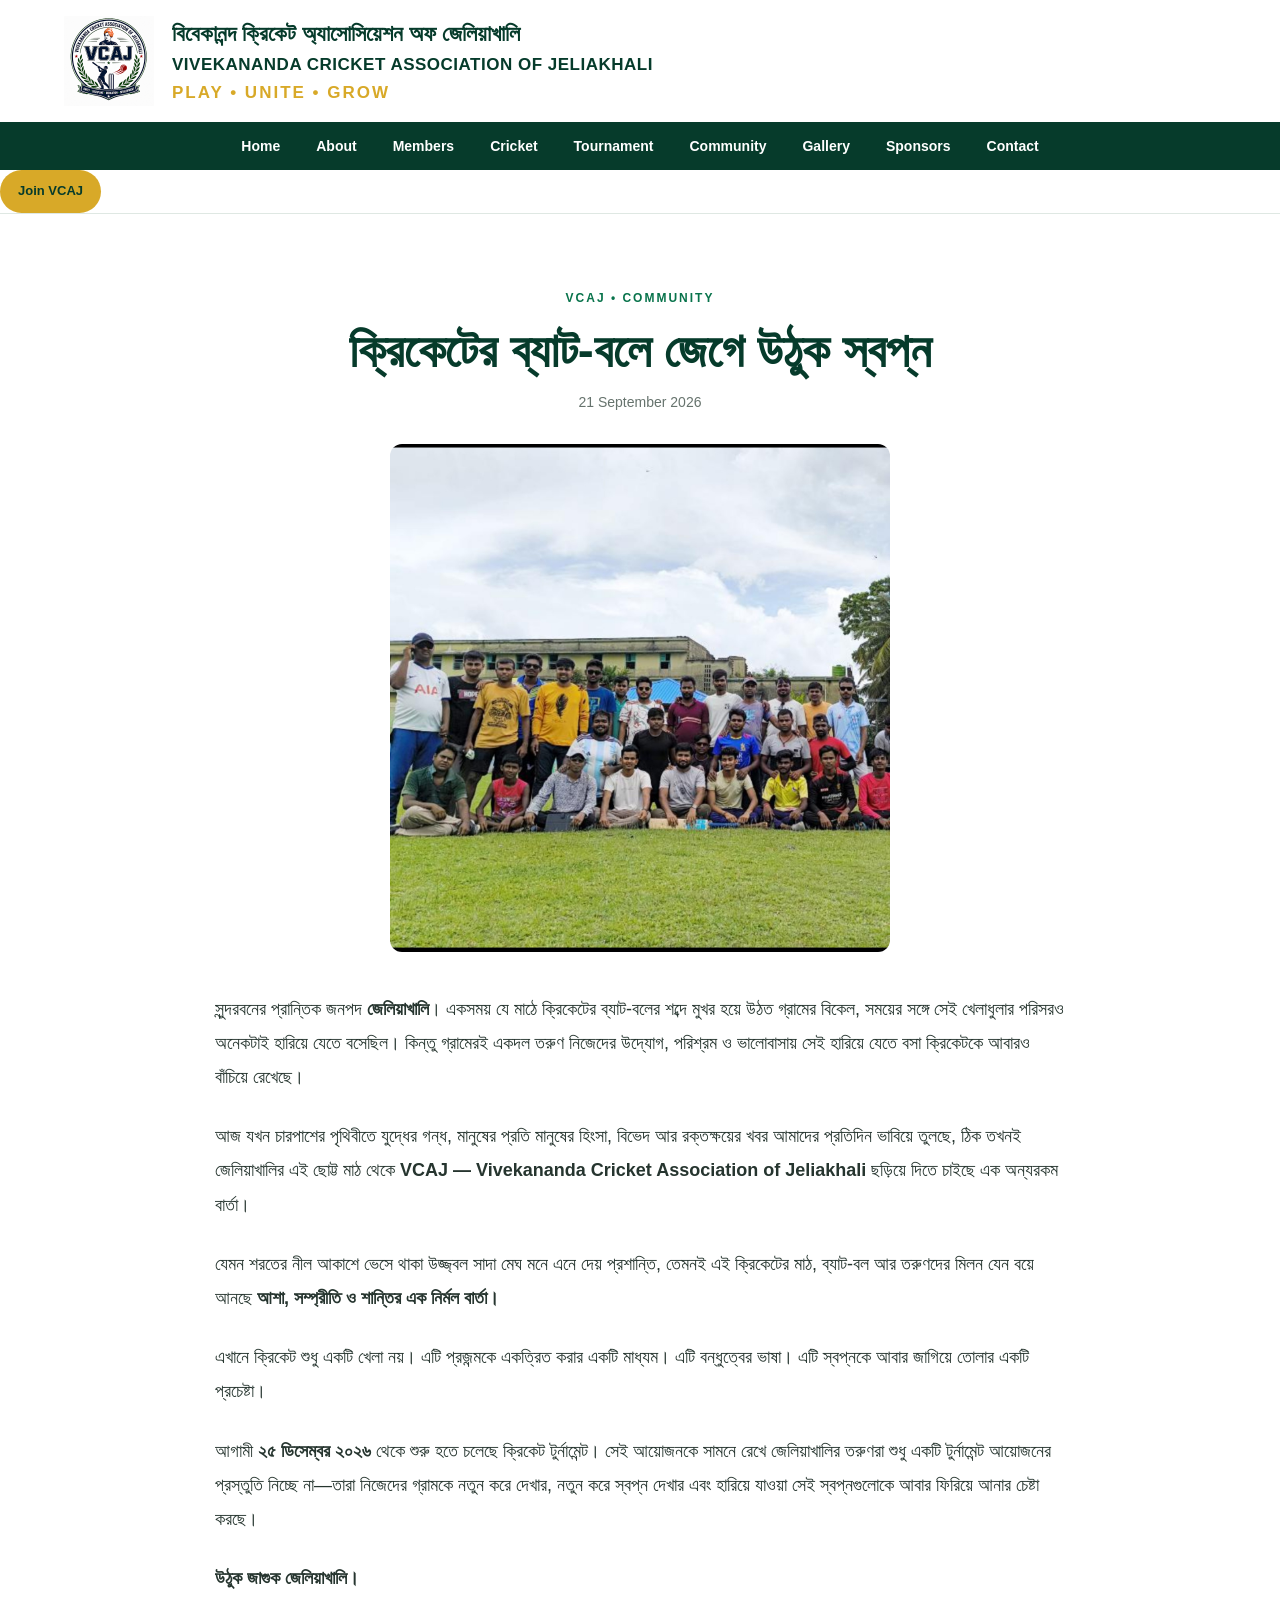
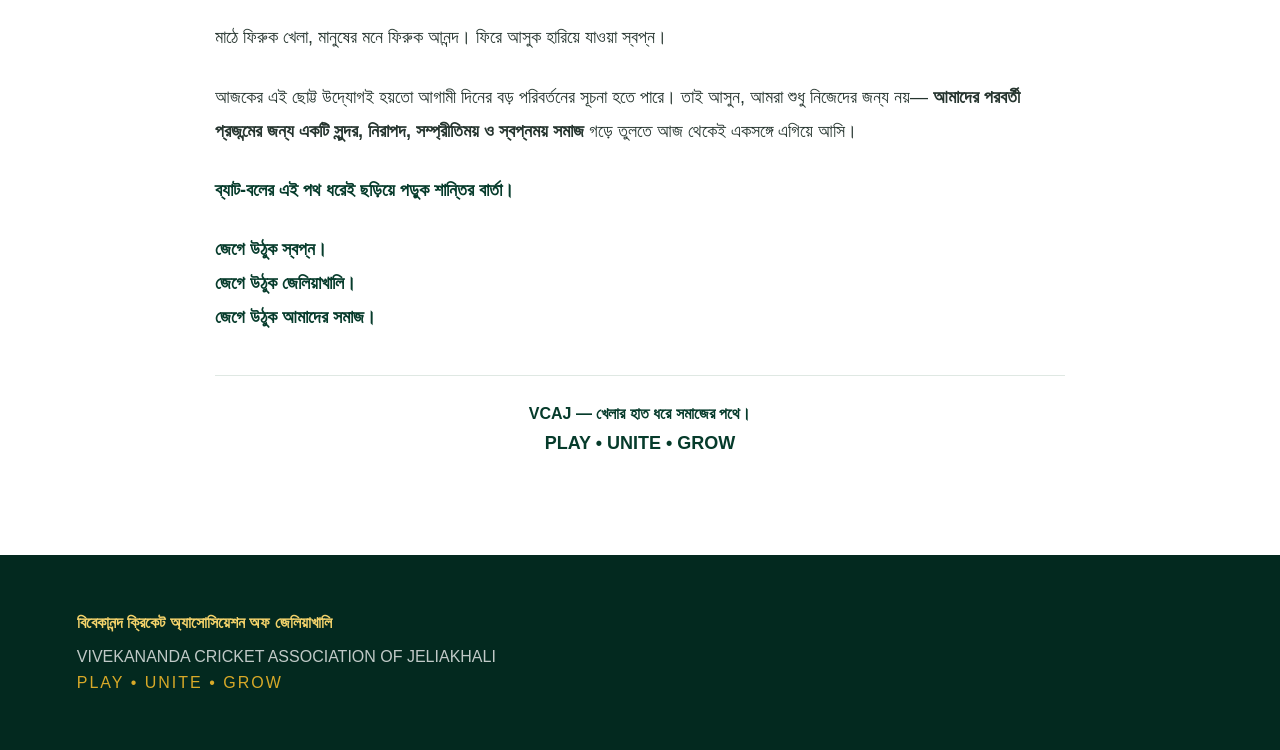
<file: news.html>
<!DOCTYPE html>
<html lang="bn">

<head>
    <meta charset="UTF-8">

    <meta name="viewport"
          content="width=device-width, initial-scale=1.0">

    <title>
        ক্রিকেটের ব্যাট-বলে জেগে উঠুক স্বপ্ন | VCAJ
    </title>

    <meta name="description"
          content="জেলিয়াখালিতে ক্রিকেটের মাধ্যমে আশা, সম্প্রীতি ও শান্তির বার্তা ছড়িয়ে দেওয়ার VCAJ-এর পথচলা।">

    <link rel="stylesheet" href="style.css">

    <style>
        /* NEWS PHOTO - SMALL & CENTER */
        .article-image.small-photo {
            width: 500px;
            max-width: 90%;
            margin: 30px auto;
        }

        .article-image.small-photo img {
            width: 100%;
            height: auto;
            display: block;
            margin: 0 auto;
            border-radius: 12px;
        }
    </style>

</head>


<body>

    <!-- ==============================
         HEADER
    ============================== -->

    <header class="site-header">

        <div class="brand">

            <img
                src="assets\logo\images\VCAJ.png"
                alt="VCAJ Logo"
                class="vcaj-logo"
            >

            <div class="brand-name">

                <div class="bengali-name">
                    বিবেকানন্দ ক্রিকেট অ্যাসোসিয়েশন অফ জেলিয়াখালি
                </div>

                <div class="english-name">
                    VIVEKANANDA CRICKET ASSOCIATION OF JELIAKHALI
                </div>

                <div class="tagline">
                    PLAY • UNITE • GROW
                </div>

            </div>

        </div>


        <nav class="main-nav">

            <a href="index.html">Home</a>
            <a href="#">About</a>
            <a href="#">Members</a>
            <a href="#">Cricket</a>
            <a href="#">Tournament</a>
            <a href="#">Community</a>
            <a href="#">Gallery</a>
            <a href="#">Sponsors</a>
            <a href="#">Contact</a>

        </nav>


        <a href="#" class="join-button">
            Join VCAJ
        </a>

    </header>


    <!-- ==============================
         NEWS ARTICLE
    ============================== -->

    <main>

        <article class="news-article">


            <!-- ARTICLE HEADER -->

            <div class="news-article-header">

                <span class="article-category">
                    VCAJ • COMMUNITY
                </span>

                <h1>
                    ক্রিকেটের ব্যাট-বলে জেগে উঠুক স্বপ্ন
                </h1>

                <div class="article-date">
                    21 September 2026
                </div>

            </div>


            <!-- ==============================
                 NEWS PHOTO
            ============================== -->

            <div class="article-image small-photo">

                <img
                    src="assets\logo\images\vcaj-group-news.png"
                    alt="VCAJ members together in Jeliakhali"
                >

            </div>


            <!-- ==============================
                 FULL ARTICLE
            ============================== -->

            <div class="article-content">


                <p>
                    সুন্দরবনের প্রান্তিক জনপদ
                    <strong>জেলিয়াখালি</strong>।
                    একসময় যে মাঠে ক্রিকেটের ব্যাট-বলের
                    শব্দে মুখর হয়ে উঠত গ্রামের বিকেল,
                    সময়ের সঙ্গে সেই খেলাধুলার পরিসরও
                    অনেকটাই হারিয়ে যেতে বসেছিল।
                    কিন্তু গ্রামেরই একদল তরুণ নিজেদের
                    উদ্যোগ, পরিশ্রম ও ভালোবাসায় সেই
                    হারিয়ে যেতে বসা ক্রিকেটকে আবারও
                    বাঁচিয়ে রেখেছে।
                </p>


                <p>
                    আজ যখন চারপাশের পৃথিবীতে যুদ্ধের গন্ধ,
                    মানুষের প্রতি মানুষের হিংসা, বিভেদ আর
                    রক্তক্ষয়ের খবর আমাদের প্রতিদিন ভাবিয়ে
                    তুলছে, ঠিক তখনই জেলিয়াখালির এই ছোট্ট
                    মাঠ থেকে
                    <strong>
                        VCAJ — Vivekananda Cricket Association
                        of Jeliakhali
                    </strong>
                    ছড়িয়ে দিতে চাইছে এক অন্যরকম বার্তা।
                </p>


                <p>
                    যেমন শরতের নীল আকাশে ভেসে থাকা উজ্জ্বল
                    সাদা মেঘ মনে এনে দেয় প্রশান্তি, তেমনই
                    এই ক্রিকেটের মাঠ, ব্যাট-বল আর তরুণদের
                    মিলন যেন বয়ে আনছে
                    <strong>
                        আশা, সম্প্রীতি ও শান্তির এক নির্মল বার্তা।
                    </strong>
                </p>


                <p>
                    এখানে ক্রিকেট শুধু একটি খেলা নয়।
                    এটি প্রজন্মকে একত্রিত করার একটি মাধ্যম।
                    এটি বন্ধুত্বের ভাষা।
                    এটি স্বপ্নকে আবার জাগিয়ে তোলার
                    একটি প্রচেষ্টা।
                </p>


                <p>
                    আগামী
                    <strong>২৫ ডিসেম্বর ২০২৬</strong>
                    থেকে শুরু হতে চলেছে ক্রিকেট টুর্নামেন্ট।
                    সেই আয়োজনকে সামনে রেখে জেলিয়াখালির
                    তরুণরা শুধু একটি টুর্নামেন্ট আয়োজনের
                    প্রস্তুতি নিচ্ছে না—তারা নিজেদের গ্রামকে
                    নতুন করে দেখার, নতুন করে স্বপ্ন দেখার
                    এবং হারিয়ে যাওয়া সেই স্বপ্নগুলোকে
                    আবার ফিরিয়ে আনার চেষ্টা করছে।
                </p>


                <p>
                    <strong>
                        উঠুক জাগুক জেলিয়াখালি।
                    </strong>
                </p>


                <p>
                    মাঠে ফিরুক খেলা, মানুষের মনে ফিরুক আনন্দ।
                    ফিরে আসুক হারিয়ে যাওয়া স্বপ্ন।
                </p>


                <p>
                    আজকের এই ছোট্ট উদ্যোগই হয়তো আগামী
                    দিনের বড় পরিবর্তনের সূচনা হতে পারে।
                    তাই আসুন, আমরা শুধু নিজেদের জন্য নয়—
                    <strong>
                        আমাদের পরবর্তী প্রজন্মের জন্য একটি
                        সুন্দর, নিরাপদ, সম্প্রীতিময় ও
                        স্বপ্নময় সমাজ
                    </strong>
                    গড়ে তুলতে আজ থেকেই একসঙ্গে এগিয়ে আসি।
                </p>


                <p class="article-highlight">
                    ব্যাট-বলের এই পথ ধরেই ছড়িয়ে পড়ুক
                    শান্তির বার্তা।
                </p>


                <p class="article-highlight">
                    জেগে উঠুক স্বপ্ন।<br>
                    জেগে উঠুক জেলিয়াখালি।<br>
                    জেগে উঠুক আমাদের সমাজ।
                </p>


                <!-- ARTICLE END -->

                <div class="article-ending">

                    <strong>
                        VCAJ — খেলার হাত ধরে সমাজের পথে।
                    </strong>

                    <p><strong>  PLAY • UNITE • GROW</strong>
                       </P>

                </div>


            </div>

        </article>

    </main>


    <!-- ==============================
         FOOTER
    ============================== -->

    <footer class="site-footer">

        <div>

            <strong>
                বিবেকানন্দ ক্রিকেট অ্যাসোসিয়েশন অফ জেলিয়াখালি
            </strong>

            <p>
                VIVEKANANDA CRICKET ASSOCIATION OF JELIAKHALI
            </p>

            <span>
                PLAY • UNITE • GROW
            </span>

        </div>

    </footer>


</body>

</html>
</file>
<file: style.css>
/* =========================================================
   VCAJ - VIVEKANANDA CRICKET ASSOCIATION OF JELIAKHALI
   PUBLIC WEBSITE - MASTER CSS
   ========================================================= */


/* =========================================================
   ROOT
   ========================================================= */

:root {
    --green-dark: #063b2b;
    --green: #08734b;
    --green-light: #eaf5ef;

    --gold: #d8a928;
    --gold-light: #f4d36b;

    --white: #ffffff;
    --black: #10201a;

    --text: #26352f;
    --muted: #66736d;
    --border: #dfe8e3;
    --cream: #f8f7f1;
}


/* =========================================================
   RESET
   ========================================================= */

* {
    margin: 0;
    padding: 0;
    box-sizing: border-box;
}

html {
    scroll-behavior: smooth;
}

body {
    font-family: Arial, "Noto Sans Bengali", sans-serif;
    color: var(--text);
    background: var(--white);
    line-height: 1.6;
}

a {
    text-decoration: none;
    color: inherit;
}

img {
    max-width: 100%;
    display: block;
}


/* =========================================================
   HEADER
   ========================================================= */

.site-header {
    background: var(--white);
    border-bottom: 1px solid var(--border);
    position: sticky;
    top: 0;
    z-index: 1000;
}

.brand {
    max-width: 1400px;
    margin: auto;
    padding: 16px 5%;
    display: flex;
    align-items: center;
    gap: 18px;
}

.vcaj-logo {
    width: 90px;
    height: 90px;
    object-fit: contain;
    flex-shrink: 0;
}

.brand-name {
    flex: 1;
}

.bengali-name {
    color: var(--green-dark);
    font-size: 22px;
    font-weight: 700;
}

.english-name {
    color: var(--green-dark);
    font-size: 17px;
    font-weight: 800;
    letter-spacing: .5px;
}

.tagline {
    color: var(--gold);
    font-size: 17px;
    font-weight: 700;
    letter-spacing: 2px;
}

.main-nav {
    background: var(--green-dark);
    display: flex;
    justify-content: center;
    flex-wrap: wrap;
}

.main-nav a {
    color: var(--white);
    padding: 13px 18px;
    font-size: 14px;
    font-weight: 600;
    transition: .25s;
}

.main-nav a:hover {
    background: var(--gold);
    color: var(--green-dark);
}


/* HEADER ACTIONS */

.header-actions {
    position: absolute;
    right: 5%;
    top: 25px;

    display: flex;
    align-items: center;
    gap: 10px;
}

.join-button,
.login-button {
    display: inline-flex;
    align-items: center;
    justify-content: center;

    padding: 11px 18px;
    border-radius: 30px;

    font-size: 13px;
    font-weight: 800;

    transition: .25s;
}

.join-button {
    background: var(--gold);
    color: var(--green-dark);
}

.login-button {
    background: var(--gold);
    color: var(--green-dark);
    border: 1px solid var(--gold);
}

.join-button:hover,
.login-button:hover {
    transform: translateY(-2px);
}

.login-button:hover {
    background: var(--gold-light);
    border-color: var(--gold-light);
}


/* =========================================================
   HERO
   ========================================================= */

.hero {
    min-height: 650px;

    background:
        linear-gradient(
            90deg,
            rgba(2, 35, 25, .88),
            rgba(2, 35, 25, .45),
            rgba(2, 35, 25, .15)
        ),
        url("assets/logo/images/day%20ground.jpeg");

    background-size: cover;
    background-position: center 60%;
    background-repeat: no-repeat;

    display: flex;
    align-items: center;

    padding: 80px 7%;

    position: relative;
    overflow: hidden;
}

.hero::after {
    content: "";
    position: absolute;

    width: 500px;
    height: 500px;

    right: -180px;
    bottom: -220px;

    background: rgba(216, 169, 40, .12);
    border-radius: 50%;
}

.hero-content {
    max-width: 800px;
    color: var(--white);

    position: relative;
    z-index: 2;
}

.hero-label {
    color: var(--gold-light);
    letter-spacing: 5px;
    font-size: 14px;
    font-weight: 700;
    margin-bottom: 18px;
}

.hero h1 {
    font-size: clamp(45px, 6vw, 82px);
    line-height: 1.03;
    font-weight: 900;
    letter-spacing: -2px;
}

.hero h1 span {
    display: block;
    color: var(--gold-light);
}

.hero-text {
    margin-top: 28px;
    font-size: 23px;
    font-weight: 500;
}

.hero-bengali {
    margin-top: 12px;
    font-size: 20px;
    color: #f7e5a0;
}

.hero-buttons {
    margin-top: 35px;

    display: flex;
    gap: 15px;
    flex-wrap: wrap;
}

.primary-button,
.secondary-button {
    display: inline-block;

    padding: 13px 25px;
    border-radius: 30px;

    font-weight: 800;
    transition: .25s;
}

.primary-button {
    background: var(--gold);
    color: var(--green-dark);
}

.secondary-button {
    border: 1px solid var(--white);
    color: var(--white);
}

.primary-button:hover,
.secondary-button:hover {
    transform: translateY(-3px);
}


/* =========================================================
   COMMON SECTIONS
   ========================================================= */

section {
    padding: 75px 6%;
}

.section-heading {
    text-align: center;
    max-width: 850px;
    margin: 0 auto 40px;
}

.section-heading span {
    color: var(--gold);
    font-size: 13px;
    font-weight: 800;
    letter-spacing: 3px;
}

.section-heading h2 {
    color: var(--green-dark);
    font-size: clamp(30px, 4vw, 48px);
    line-height: 1.15;
    margin-top: 8px;
}

.section-heading p {
    color: var(--muted);
    margin-top: 12px;
}


/* =========================================================
   TOURNAMENT
   ========================================================= */

.tournament-section {
    background: var(--cream);
    text-align: center;
}

.tournament-cards {
    max-width: 1400px;
    margin: 40px auto 35px;

    display: flex;
    align-items: stretch;
    justify-content: center;

    gap: 14px;
}

.tournament-card {
    flex: 1;

    min-width: 150px;
    min-height: 135px;

    background: var(--green-dark);

    border: 1px solid rgba(216, 169, 40, .25);
    border-radius: 14px;

    padding: 25px 18px;

    display: flex;
    flex-direction: column;
    align-items: center;
    justify-content: center;

    box-shadow: 0 12px 30px rgba(6, 59, 43, .12);
}

.tournament-card strong {
    color: var(--white);

    font-size: 21px;
    font-weight: 800;

    line-height: 1.3;
    text-align: center;
}

.tournament-card small {
    display: block;

    margin-top: 12px;

    color: var(--gold-light);

    font-size: 10px;
    font-weight: 800;

    letter-spacing: 1.8px;
    text-align: center;
}

.tournament-countdown {
    flex: 1.65;

    min-width: 300px;
    min-height: 135px;

    background: var(--green-dark);

    border: 1px solid rgba(216, 169, 40, .25);
    border-radius: 14px;

    padding: 22px 24px;

    display: flex;
    flex-direction: column;
    justify-content: center;

    text-align: center;

    box-shadow: 0 12px 30px rgba(6, 59, 43, .12);
}

.countdown-title {
    color: var(--gold-light);

    font-size: 11px;
    font-weight: 800;

    letter-spacing: 2px;

    margin-bottom: 15px;
}

.countdown-boxes {
    display: flex;
    align-items: center;
    justify-content: center;

    gap: 18px;
}

.countdown-box {
    min-width: 48px;

    display: flex;
    flex-direction: column;
    align-items: center;
    justify-content: center;
}

.countdown-box strong {
    color: var(--white);

    font-size: 27px;
    font-weight: 800;

    line-height: 1;
}

.countdown-box span {
    display: block;

    margin-top: 7px;

    color: var(--gold-light);

    font-size: 8px;
    font-weight: 800;

    letter-spacing: 1.3px;
}

.countdown-date {
    margin-top: 13px;

    color: rgba(255, 255, 255, .72);

    font-size: 10px;
    letter-spacing: 1.4px;
}

.tournament-section .primary-button {
    display: inline-block;
    margin-top: 5px;
}


/* =========================================================
   VISION
   ========================================================= */

.vision-section {
    background: var(--white);
}

.vision-grid {
    max-width: 1200px;
    margin: auto;

    display: grid;
    grid-template-columns: repeat(4, 1fr);

    gap: 20px;
}

.vision-card {
    text-align: center;

    padding: 35px 20px;

    border-radius: 18px;
    border: 1px solid var(--border);

    background: #fbfdfb;

    transition: .3s;
}

.vision-card:hover {
    transform: translateY(-8px);
    box-shadow: 0 15px 35px rgba(0, 0, 0, .08);
}

.vision-card .icon {
    font-size: 42px;
    margin-bottom: 12px;
}

.vision-card h3 {
    color: var(--green-dark);
    font-size: 19px;
}

.vision-card p {
    color: var(--muted);
    margin-top: 8px;
    font-size: 14px;
}

.vision-card small {
    display: block;

    color: var(--gold);
    font-weight: 700;

    margin-top: 12px;
}


/* =========================================================
   STATS
   ========================================================= */

.stats-section {
    background: var(--green-dark);
    color: var(--white);

    display: grid;
    grid-template-columns: repeat(4, 1fr);

    gap: 20px;

    text-align: center;

    padding-top: 45px;
    padding-bottom: 45px;
}

.stats-section div {
    border-right: 1px solid rgba(255, 255, 255, .15);
}

.stats-section div:last-child {
    border-right: none;
}

.stats-section strong {
    display: block;

    color: var(--gold-light);

    font-size: 40px;
    line-height: 1;
}

.stats-section span {
    display: block;

    margin-top: 8px;
    opacity: .85;
}


/* =========================================================
   LATEST NEWS
   ========================================================= */

.latest-news {
    padding: 90px 6%;
    background: #f6f8f5;
}

.news-heading {
    display: flex;

    justify-content: space-between;
    align-items: flex-end;

    gap: 30px;

    margin-bottom: 40px;
}

.news-heading h2 {
    font-size: 48px;
    margin: 8px 0;

    color: #102f25;
}

.news-heading h2 span {
    color: #16834d;
}

.news-heading p {
    margin: 0;
    color: var(--muted);
}

.view-all-news {
    background: #102f25;
    color: var(--white);

    padding: 14px 24px;

    border-radius: 8px;

    font-weight: 700;
    white-space: nowrap;

    transition: .25s;
}

.view-all-news:hover {
    background: var(--green);
}

.featured-news {
    max-width: 1350px;
    margin: 0 auto;

    display: grid;
    grid-template-columns: 48% 52%;

    background: var(--white);

    border-radius: 20px;
    overflow: hidden;

    box-shadow: 0 12px 35px rgba(0, 0, 0, .09);
}

.featured-news-image {
    position: relative;

    height: 350px;
    overflow: hidden;

    background: #e8ece9;
}

.featured-news-image img {
    width: 100%;
    height: 100%;

    object-fit: cover;
    object-position: center;

    display: block;
}

.featured-news-image .news-category {
    position: absolute;

    top: 18px;
    left: 18px;

    padding: 8px 15px;

    background: var(--green);
    color: var(--white);

    border-radius: 30px;

    font-size: 11px;
    font-weight: 800;

    letter-spacing: 1px;
}

.featured-news-content {
    height: 350px;

    padding: 38px 45px;

    display: flex;
    flex-direction: column;
    justify-content: center;
}

.featured-news-content .news-meta {
    margin-bottom: 15px;

    color: var(--green);

    font-size: 12px;
    font-weight: 800;

    letter-spacing: 1px;
}

.featured-news-content h3 {
    margin: 0 0 18px;

    color: var(--green-dark);

    font-size: 30px;
    line-height: 1.35;
}

.featured-news-content .news-excerpt {
    margin: 0 0 20px;

    color: var(--muted);

    font-size: 16px;
    line-height: 1.75;
}

.featured-news-content .read-more {
    color: var(--green);

    font-size: 15px;
    font-weight: 800;
}

.featured-news-content .read-more:hover {
    color: var(--green-dark);
}

.news-message {
    max-width: 1350px;

    margin: 22px auto 0;
    padding: 18px 25px;

    background: var(--green-dark);

    border-radius: 12px;

    display: flex;
    justify-content: flex-end;
    align-items: center;
}

.news-message span {
    color: var(--gold);

    font-size: 13px;
    font-weight: 800;

    letter-spacing: 2px;
}


/* =========================================================
   COMMUNITY
   ========================================================= */

.community-section {
    display: grid;
    grid-template-columns: 1fr 1fr;

    min-height: 620px;

    padding: 0;

    background: var(--cream);
}

.community-image {
    min-height: 620px;

    background:
        linear-gradient(
            rgba(0, 45, 35, .20),
            rgba(0, 45, 35, .20)
        ),
        url("assets/logo/images/river%20site%202.jpeg");

    background-size: cover;
    background-position: center;
    background-repeat: no-repeat;
}

.community-content {
    padding: 80px 70px;

    display: flex;
    flex-direction: column;
    justify-content: center;
}

.community-content .section-label {
    color: var(--gold);

    font-size: 13px;
    font-weight: 800;

    letter-spacing: 3px;

    margin-bottom: 18px;
}

.community-content h2 {
    font-size: 56px;
    line-height: .95;

    margin: 0 0 25px;

    color: var(--green-dark);
}

.community-content h2 span {
    color: var(--gold);
}

.community-lead {
    font-size: 22px;
    font-weight: 600;

    color: #174f42;

    margin-bottom: 12px;
}

.community-content > p:not(.community-lead) {
    color: #555;

    line-height: 1.7;

    max-width: 520px;
}

.community-pillars {
    display: grid;
    grid-template-columns: 1fr 1fr;

    gap: 18px;

    margin-top: 35px;
}

.community-pillars div {
    padding: 18px;

    background: var(--white);

    border-left: 4px solid var(--gold);
}

.community-pillars strong {
    display: block;

    color: var(--green-dark);

    font-size: 14px;
    letter-spacing: 1px;
}

.community-pillars span {
    display: block;

    margin-top: 5px;

    color: #777;
    font-size: 14px;
}


/* =========================================================
   CTA
   ========================================================= */

.cta-section {
    position: relative;

    min-height: 430px;

    background:
        linear-gradient(
            rgba(0, 70, 50, .68),
            rgba(0, 55, 40, .72)
        ),
        url("assets/logo/images/river%20site%202.jpeg");

    background-size: cover;
    background-position: center;
    background-repeat: no-repeat;

    display: flex;
    align-items: center;
    justify-content: center;

    text-align: center;

    color: var(--white);
}

.cta-content {
    text-align: center;
}

.cta-section h2 {
    font-size: clamp(30px, 4vw, 50px);

    color: var(--white);

    margin-bottom: 15px;
}

.cta-section p {
    margin: 15px auto 25px;

    color: var(--white);
    opacity: .95;
}

.cta-buttons {
    display: flex;

    flex-direction: row;
    justify-content: center;
    align-items: center;

    gap: 18px;

    flex-wrap: nowrap;

    margin-top: 25px;
}

.cta-buttons a {
    display: inline-flex;

    align-items: center;
    justify-content: center;

    min-width: 190px;

    padding: 14px 30px;

    border-radius: 30px;

    font-weight: 800;

    transition: .25s;
}

.cta-section .primary-button {
    background: var(--gold);
    color: var(--green-dark);

    border: 1px solid var(--gold);
}

.cta-section .secondary-button {
    background: transparent;
    color: var(--white);

    border: 1px solid var(--white);
}

.cta-section .primary-button:hover,
.cta-section .secondary-button:hover {
    transform: translateY(-3px);
}


/* =========================================================
   FOOTER
   ========================================================= */

.site-footer {
    background: #03291f;
    color: var(--white);

    padding: 55px 6%;

    display: grid;
    grid-template-columns: 2fr 1fr 1fr;

    gap: 40px;
}

.site-footer strong {
    color: var(--gold-light);
}

.site-footer p {
    margin-top: 8px;
    opacity: .75;
}

.site-footer span {
    color: var(--gold);
    letter-spacing: 2px;
}

.site-footer h4 {
    color: var(--gold-light);
}

.copyright {
    background: #021e17;

    color: rgba(255, 255, 255, .6);

    text-align: center;

    padding: 15px;

    font-size: 13px;
}


/* =========================================================
   NEWS ARTICLE PAGE
   ========================================================= */

.news-article {
    max-width: 1100px;

    margin: 0 auto;

    padding: 70px 6%;
}

.news-article-header {
    text-align: center;

    margin-bottom: 30px;
}

.article-category {
    color: var(--green);

    font-size: 12px;
    font-weight: 800;

    letter-spacing: 2px;
}

.news-article-header h1 {
    color: var(--green-dark);

    font-size: 48px;
    line-height: 1.2;

    margin: 12px auto;
}

.article-date {
    color: var(--muted);
    font-size: 14px;
}

.article-image {
    width: 500px;
    max-width: 90%;

    margin: 35px auto;
}

.article-image img {
    width: 100%;
    height: auto;

    display: block;

    border-radius: 14px;
}

.article-content {
    max-width: 850px;

    margin: 40px auto 0;
}

.article-content p {
    font-size: 18px;
    line-height: 1.9;

    color: var(--text);

    margin-bottom: 25px;
}

.article-highlight {
    color: var(--green-dark) !important;
    font-weight: 700;
}

.article-ending {
    text-align: center;

    margin-top: 40px;
    padding-top: 25px;

    border-top: 1px solid var(--border);
}

.article-ending strong {
    display: block;
    color: var(--green-dark);
}

.article-ending span {
    display: block;

    margin-top: 8px;

    color: var(--gold);

    font-weight: 800;
    letter-spacing: 2px;
}


/* =========================================================
   RESPONSIVE - TABLET
   ========================================================= */

@media (max-width: 1100px) {

    .tournament-cards {
        flex-wrap: wrap;
    }

    .tournament-card {
        flex: 1 1 calc(25% - 14px);
    }

    .tournament-countdown {
        flex: 1 1 100%;
    }

    .header-actions {
        right: 3%;
    }

    .join-button,
    .login-button {
        padding: 10px 14px;
        font-size: 12px;
    }
}


/* =========================================================
   RESPONSIVE - 900px
   ========================================================= */

@media (max-width: 900px) {

    .header-actions {
        position: static;

        justify-content: center;
        flex-wrap: wrap;

        margin: 10px auto 15px;
    }

    .brand {
        text-align: center;
        justify-content: center;
    }

    .bengali-name {
        font-size: 18px;
    }

    .english-name {
        font-size: 13px;
    }

    .main-nav a {
        padding: 10px 9px;
        font-size: 12px;
    }

    .hero {
        min-height: 650px;
        background-position: center 60%;
    }

    .vision-grid {
        grid-template-columns: repeat(2, 1fr);
    }

    .stats-section {
        grid-template-columns: repeat(2, 1fr);
    }

    .stats-section div:nth-child(2) {
        border-right: none;
    }

    .site-footer {
        grid-template-columns: 1fr;
    }

    .community-section {
        grid-template-columns: 1fr;
    }

    .community-image {
        min-height: 450px;
    }

    .community-content {
        padding: 60px 7%;
    }

    .featured-news {
        grid-template-columns: 1fr;
    }

    .featured-news-image {
        height: 320px;
    }

    .featured-news-content {
        height: auto;
        padding: 35px 30px;
    }

    .news-heading {
        align-items: flex-start;
        flex-direction: column;
    }

    .view-all-news {
        margin-top: 10px;
    }
}


/* =========================================================
   RESPONSIVE - MOBILE
   ========================================================= */

@media (max-width: 600px) {

    section {
        padding: 60px 6%;
    }


    /* HEADER */

    .brand {
        flex-direction: column;
        padding-top: 15px;
    }

    .vcaj-logo {
        width: 75px;
        height: 75px;
    }

    .bengali-name {
        font-size: 17px;
    }

    .english-name {
        font-size: 12px;
    }

    .tagline {
        font-size: 13px;
    }

    .header-actions {
        gap: 8px;
        margin-bottom: 12px;
    }

    .join-button,
    .login-button {
        padding: 9px 13px;
        font-size: 11px;
    }

    .main-nav {
        overflow-x: auto;
        justify-content: flex-start;
        flex-wrap: nowrap;
    }

    .main-nav a {
        white-space: nowrap;
    }


    /* HERO */

    .hero {
        min-height: 520px;
        padding: 60px 7%;
        background-position: center center;
    }

    .hero h1 {
        font-size: 43px;
    }

    .hero-text {
        font-size: 18px;
    }

    .hero-bengali {
        font-size: 17px;
    }


    /* TOURNAMENT */

    .tournament-cards {
        display: grid;

        grid-template-columns: 1fr 1fr;

        gap: 12px;
    }

    .tournament-card {
        min-width: 0;

        min-height: 110px;

        padding: 20px 10px;
    }

    .tournament-card strong {
        font-size: 16px;
    }

    .tournament-card small {
        font-size: 8px;
        letter-spacing: 1.3px;
    }

    .tournament-countdown {
        grid-column: 1 / -1;

        min-width: 0;
        min-height: 120px;

        padding: 20px 12px;
    }

    .countdown-boxes {
        gap: 14px;
    }

    .countdown-box strong {
        font-size: 23px;
    }

    .countdown-box span {
        font-size: 7px;
    }

    .countdown-date {
        font-size: 9px;
    }


    /* VISION + STATS */

    .vision-grid,
    .stats-section {
        grid-template-columns: 1fr;
    }

    .stats-section div {
        border-right: none;

        border-bottom: 1px solid rgba(255, 255, 255, .15);

        padding-bottom: 20px;
    }

    .stats-section div:last-child {
        border-bottom: none;
    }


    /* NEWS */

    .news-heading h2 {
        font-size: 38px;
    }

    .featured-news-image {
        height: 240px;
    }

    .featured-news-content {
        padding: 28px 22px;
    }

    .featured-news-content h3 {
        font-size: 23px;
    }

    .featured-news-content .news-excerpt {
        font-size: 15px;
    }


    /* COMMUNITY */

    .community-image {
        min-height: 350px;
    }

    .community-content {
        padding: 50px 7%;
    }

    .community-content h2 {
        font-size: 43px;
    }

    .community-lead {
        font-size: 19px;
    }

    .community-pillars {
        grid-template-columns: 1fr;
    }


    /* CTA */

    .cta-section {
        min-height: 420px;
        padding: 60px 7%;
    }

    .cta-buttons {
        flex-direction: column;
        width: 100%;
    }

    .cta-buttons a {
        width: 100%;
    }


    /* FOOTER */

    .site-footer {
        grid-template-columns: 1fr;
    }


    /* ARTICLE */

    .news-article {
        padding: 50px 6%;
    }

    .news-article-header h1 {
        font-size: 32px;
    }

    .article-image {
        width: 400px;
        max-width: 100%;
    }

    .article-content p {
        font-size: 16px;
        line-height: 1.8;
    }
}
</file>
<file: cashier.css>
/* =====================================================
   VCAJ CASHIER / ACCOUNTS
   Tournament Financial Management
===================================================== */

:root {
    --navy: #073b78;
    --navy-dark: #062f61;
    --blue: #1674d1;
    --blue-light: #eaf4ff;

    --gold: #d29b18;
    --gold-light: #fff6dc;

    --green: #24a36f;
    --green-light: #e8f8f1;

    --red: #e05252;
    --red-light: #fff0f0;

    --purple: #7657d8;
    --purple-light: #f1edff;

    --white: #ffffff;
    --background: #f3f6fa;

    --text: #182b40;
    --muted: #718096;

    --border: #dfe7ef;

    --shadow: 0 8px 25px rgba(25, 55, 90, 0.06);
}


/* =====================================================
   RESET
===================================================== */

* {
    margin: 0;
    padding: 0;
    box-sizing: border-box;
}

html {
    scroll-behavior: smooth;
}

body {
    font-family: Arial, Helvetica, sans-serif;
    color: var(--text);
    background: var(--background);
    min-height: 100vh;
}

button,
input,
select {
    font-family: inherit;
}


/* =====================================================
   MAIN LAYOUT
===================================================== */

.accounts-layout {
    min-height: 100vh;
    display: flex;
}


/* =====================================================
   SIDEBAR
===================================================== */

.accounts-sidebar {
    width: 275px;
    position: fixed;
    top: 0;
    left: 0;
    bottom: 0;

    display: flex;
    flex-direction: column;

    background:
        linear-gradient(
            180deg,
            #07518f 0%,
            #063e76 55%,
            #052f60 100%
        );

    color: white;

    box-shadow:
        4px 0 20px rgba(5, 45, 85, 0.10);

    overflow-y: auto;
    z-index: 100;
}


/* =====================================================
   SIDEBAR BRAND
===================================================== */

.sidebar-brand {
    min-height: 112px;

    display: flex;
    align-items: center;

    gap: 12px;
    padding: 17px 18px;

    border-bottom:
        1px solid rgba(255,255,255,0.13);
}

.sidebar-brand a {
    display: block;
    flex-shrink: 0;
}

.sidebar-brand img {
    width: 68px;
    height: 68px;

    object-fit: contain;
}

.sidebar-brand h1 {
    color: white;

    font-size: 30px;
    font-weight: 800;

    line-height: 1;
    letter-spacing: 2px;
}

.sidebar-brand p {
    margin-top: 6px;

    color: rgba(255,255,255,0.90);

    font-size: 8.5px;
    line-height: 1.45;

    font-weight: 700;
    letter-spacing: 0.4px;
}


/* =====================================================
   NAVIGATION
===================================================== */

.accounts-nav {
    padding: 17px 13px;

    display: flex;
    flex-direction: column;

    gap: 4px;
}

.accounts-nav a {
    min-height: 48px;

    display: flex;
    align-items: center;

    gap: 14px;
    padding: 0 16px;

    border-radius: 11px;

    color: rgba(255,255,255,0.94);

    text-decoration: none;

    font-size: 13.5px;
    font-weight: 700;

    transition: 0.2s ease;
}

.accounts-nav a:hover {
    background: rgba(255,255,255,0.10);
    transform: translateX(2px);
}

.accounts-nav a.active {
    color: #162c43;

    background:
        linear-gradient(
            135deg,
            #f3c54e,
            #d79d18
        );

    box-shadow:
        0 7px 18px rgba(0,0,0,0.14);
}

.accounts-nav a span {
    width: 25px;

    display: flex;
    align-items: center;
    justify-content: center;

    font-size: 19px;
}


/* =====================================================
   SIDEBAR FOOTER
===================================================== */

.sidebar-footer {
    margin-top: auto;

    min-height: 130px;

    display: flex;
    align-items: flex-end;
    justify-content: center;

    padding: 20px;

    color: white;

    font-family: Georgia, serif;
    font-size: 20px;
    font-style: italic;

    text-align: center;
}


/* =====================================================
   MAIN AREA
===================================================== */

.accounts-main {
    width: calc(100% - 275px);
    margin-left: 275px;

    min-height: 100vh;
}


/* =====================================================
   TOPBAR
===================================================== */

.accounts-topbar {
    min-height: 88px;

    display: flex;
    align-items: center;
    justify-content: space-between;

    gap: 20px;
    padding: 18px 28px;

    background: rgba(255,255,255,0.98);

    border-bottom: 1px solid var(--border);

    position: sticky;
    top: 0;

    z-index: 50;
}

.page-label {
    color: var(--gold);

    font-size: 9px;
    font-weight: 800;

    letter-spacing: 2px;
}

.accounts-topbar h2 {
    margin-top: 4px;

    color: var(--navy);

    font-size: 25px;
    font-weight: 800;
}

.accounts-topbar p {
    margin-top: 3px;

    color: var(--muted);

    font-size: 10px;
}


/* =====================================================
   TOP ACTIONS
===================================================== */

.top-actions {
    display: flex;
    align-items: center;

    gap: 9px;
}

.back-button,
.income-button,
.expense-button {
    min-height: 38px;

    padding: 0 14px;

    border-radius: 8px;

    text-decoration: none;

    font-size: 11px;
    font-weight: 800;

    cursor: pointer;

    transition: 0.2s ease;
}

.back-button {
    display: flex;
    align-items: center;

    background: var(--blue-light);
    color: var(--blue);

    border: 1px solid #d6e8f8;
}

.income-button {
    background: var(--green);
    color: white;

    border: 1px solid var(--green);
}

.expense-button {
    background: var(--red);
    color: white;

    border: 1px solid var(--red);
}

.back-button:hover,
.income-button:hover,
.expense-button:hover {
    transform: translateY(-1px);
    opacity: 0.92;
}


/* =====================================================
   TOURNAMENT SELECTOR
===================================================== */

.tournament-selector {
    margin: 22px 24px 0;

    min-height: 78px;

    display: flex;
    align-items: center;
    justify-content: space-between;

    gap: 20px;
    padding: 18px 22px;

    background:
        linear-gradient(
            110deg,
            #ffffff,
            #eef7ff
        );

    border: 1px solid var(--border);
    border-radius: 14px;

    box-shadow: var(--shadow);
}

.tournament-selector span {
    display: block;

    color: var(--gold);

    font-size: 8px;
    font-weight: 800;

    letter-spacing: 1.5px;
}

.tournament-selector strong {
    display: block;

    margin-top: 5px;

    color: var(--navy);

    font-size: 15px;
}

.tournament-meta {
    display: flex;
    align-items: center;

    gap: 8px;

    color: var(--muted);

    font-size: 10px;
    font-weight: 700;
}

.tournament-meta span:nth-child(2) {
    color: var(--gold);
    font-size: 15px;
}


/* =====================================================
   SUMMARY
===================================================== */

.accounts-summary {
    display: grid;

    grid-template-columns:
        repeat(4, 1fr);

    gap: 14px;

    margin: 17px 24px 0;
}

.account-card {
    min-height: 105px;

    display: flex;
    align-items: center;

    gap: 13px;

    padding: 17px;

    background: white;

    border: 1px solid var(--border);
    border-radius: 13px;

    box-shadow: var(--shadow);
}

.account-icon {
    width: 48px;
    height: 48px;

    flex-shrink: 0;

    display: flex;
    align-items: center;
    justify-content: center;

    border-radius: 12px;

    font-size: 21px;
    font-weight: 900;
}

.account-card small {
    display: block;

    color: var(--muted);

    font-size: 9px;
}

.account-card strong {
    display: block;

    margin-top: 5px;

    color: var(--navy);

    font-size: 21px;
}


/* Summary colors */

.account-card.income {
    background: #f6fcf9;
}

.account-card.income .account-icon {
    background: var(--green-light);
    color: var(--green);
}

.account-card.expense {
    background: #fff8f8;
}

.account-card.expense .account-icon {
    background: var(--red-light);
    color: var(--red);
}

.account-card.balance {
    background: #f6faff;
}

.account-card.balance .account-icon {
    background: var(--blue-light);
    color: var(--blue);
}

.account-card.security {
    background: #fffaf0;
}

.account-card.security .account-icon {
    background: var(--gold-light);
    color: var(--gold);
}


/* =====================================================
   SECONDARY SUMMARY
===================================================== */

.secondary-summary {
    display: grid;

    grid-template-columns:
        repeat(4, 1fr);

    gap: 12px;

    margin: 14px 24px 0;
}

.mini-card {
    min-height: 72px;

    display: flex;
    align-items: center;

    gap: 11px;

    padding: 13px;

    background: white;

    border: 1px solid var(--border);
    border-radius: 11px;
}

.mini-card > span {
    width: 35px;
    height: 35px;

    display: flex;
    align-items: center;
    justify-content: center;

    border-radius: 9px;

    background: var(--blue-light);

    font-size: 16px;
}

.mini-card small {
    display: block;

    color: var(--muted);

    font-size: 8.5px;
}

.mini-card strong {
    display: block;

    margin-top: 3px;

    color: var(--text);

    font-size: 14px;
}


/* =====================================================
   ACCOUNT PANELS
===================================================== */

.account-panels {
    display: grid;

    grid-template-columns:
        1.3fr 0.9fr;

    gap: 17px;

    margin: 17px 24px 0;
}

.panel {
    background: white;

    border: 1px solid var(--border);
    border-radius: 14px;

    padding: 17px;

    box-shadow: var(--shadow);

    min-width: 0;
}

.panel-header {
    min-height: 28px;

    display: flex;
    align-items: center;
    justify-content: space-between;

    gap: 12px;

    margin-bottom: 15px;
}

.panel-header > div {
    display: flex;
    align-items: center;

    gap: 8px;
}

.panel-icon {
    font-size: 17px;
}

.panel-header h3 {
    color: var(--navy);

    font-size: 16px;
    font-weight: 800;
}

.panel-header button {
    border: none;
    background: transparent;

    color: var(--blue);

    font-size: 10px;
    font-weight: 800;

    cursor: pointer;
}


/* =====================================================
   EMPTY TRANSACTIONS
===================================================== */

.empty-transactions {
    min-height: 225px;

    display: flex;
    flex-direction: column;
    align-items: center;
    justify-content: center;

    text-align: center;

    border-top: 1px solid #edf1f5;
}

.empty-icon {
    width: 55px;
    height: 55px;

    display: flex;
    align-items: center;
    justify-content: center;

    border-radius: 50%;

    background: var(--blue-light);
    color: var(--blue);

    font-size: 22px;
    font-weight: 800;
}

.empty-transactions h4 {
    margin-top: 12px;

    color: var(--text);

    font-size: 14px;
}

.empty-transactions p {
    max-width: 300px;

    margin-top: 5px;

    color: var(--muted);

    font-size: 10px;
    line-height: 1.5;
}


/* =====================================================
   CATEGORIES
===================================================== */

.category-list {
    display: grid;

    grid-template-columns:
        1fr 1fr;

    gap: 8px;
}

.category {
    min-height: 55px;

    display: flex;
    align-items: center;

    gap: 9px;

    padding: 9px;

    border-radius: 9px;

    border: 1px solid #edf1f5;

    background: #fafcfe;
}

.category > span {
    width: 32px;
    height: 32px;

    display: flex;
    align-items: center;
    justify-content: center;

    border-radius: 8px;

    background: var(--blue-light);

    font-size: 14px;
}

.category strong {
    display: block;

    color: var(--text);

    font-size: 9.5px;
}

.category small {
    display: block;

    margin-top: 3px;

    color: var(--muted);

    font-size: 7.5px;
}

.security-category {
    background: #fffaf0;
    border-color: #f3e3b8;
}

.security-category > span {
    background: var(--gold-light);
}

.expense-category > span {
    background: var(--red-light);
}


/* =====================================================
   SECURITY DEPOSIT
===================================================== */

.security-panel {
    margin: 17px 24px 0;
}

.security-info {
    display: grid;

    grid-template-columns:
        repeat(4, 1fr);

    gap: 10px;

    margin-bottom: 16px;
}

.security-info > div {
    padding: 14px;

    border-radius: 10px;

    background: #fafcfe;

    border: 1px solid #edf1f5;
}

.security-info strong {
    display: block;

    color: var(--navy);

    font-size: 18px;
}

.security-info small {
    display: block;

    margin-top: 4px;

    color: var(--muted);

    font-size: 8px;
}


/* =====================================================
   SECURITY TABLE
===================================================== */

.security-table {
    overflow: hidden;

    border: 1px solid var(--border);
    border-radius: 9px;
}

.table-header {
    min-height: 38px;

    display: grid;

    grid-template-columns:
        1.4fr 1fr 1fr 1fr;

    align-items: center;

    padding: 0 12px;

    background: #f5f8fb;

    color: var(--muted);

    font-size: 8px;
    font-weight: 800;

    text-transform: uppercase;
}

.no-data {
    min-height: 65px;

    display: flex;
    align-items: center;
    justify-content: center;

    color: var(--muted);

    font-size: 9px;
}


/* =====================================================
   FOOTER
===================================================== */

.accounts-footer {
    margin: 20px 24px;

    display: flex;
    justify-content: space-between;

    color: var(--muted);

    font-size: 8px;
    font-weight: 700;

    letter-spacing: 1px;
}


/* =====================================================
   RESPONSIVE
===================================================== */

@media (max-width: 1200px) {

    .accounts-sidebar {
        width: 245px;
    }

    .accounts-main {
        width: calc(100% - 245px);
        margin-left: 245px;
    }

    .accounts-summary {
        grid-template-columns:
            repeat(2, 1fr);
    }

    .secondary-summary {
        grid-template-columns:
            repeat(2, 1fr);
    }

    .account-panels {
        grid-template-columns: 1fr;
    }

    .security-info {
        grid-template-columns:
            repeat(2, 1fr);
    }

}


@media (max-width: 800px) {

    .accounts-sidebar {
        position: relative;

        width: 210px;
    }

    .accounts-main {
        width: calc(100% - 210px);
        margin-left: 210px;
    }

    .accounts-topbar {
        align-items: flex-start;
        flex-direction: column;
    }

    .top-actions {
        flex-wrap: wrap;
    }

    .tournament-selector {
        align-items: flex-start;
        flex-direction: column;
    }

}


@media (max-width: 650px) {

    .accounts-sidebar {
        display: none;
    }

    .accounts-main {
        width: 100%;
        margin-left: 0;
    }

    .accounts-topbar {
        padding: 16px;
    }

    .accounts-topbar h2 {
        font-size: 21px;
    }

    .top-actions {
        width: 100%;
    }

    .back-button,
    .income-button,
    .expense-button {
        flex: 1;
        justify-content: center;
    }

    .tournament-selector,
    .accounts-summary,
    .secondary-summary,
    .account-panels,
    .security-panel {
        margin-left: 13px;
        margin-right: 13px;
    }

    .accounts-summary {
        grid-template-columns: 1fr;
    }

    .secondary-summary {
        grid-template-columns: 1fr;
    }

    .category-list {
        grid-template-columns: 1fr;
    }

    .security-info {
        grid-template-columns: 1fr;
    }

    .table-header {
        grid-template-columns:
            1.2fr 1fr 1fr 1fr;

        min-width: 450px;
    }

    .security-table {
        overflow-x: auto;
    }

    .no-data {
        min-width: 450px;
    }

    .accounts-footer {
        margin-left: 13px;
        margin-right: 13px;

        flex-direction: column;
        gap: 6px;
    }

}
</file>
<file: dashboard.css>
/* =====================================================
   VCAJ OFFICIAL DASHBOARD
   Modern Smart Dashboard
===================================================== */

:root {
    --navy: #073b78;
    --navy-dark: #062f61;
    --blue: #1674d1;
    --blue-light: #eaf4ff;

    --gold: #d29b18;
    --gold-light: #fff6dc;

    --green: #24a36f;
    --green-light: #e8f8f1;

    --red: #e05252;
    --red-light: #fff0f0;

    --purple: #7657d8;
    --purple-light: #f1edff;

    --pink: #d94b8c;
    --pink-light: #fff0f7;

    --white: #ffffff;
    --background: #f3f6fa;

    --text: #182b40;
    --text-dark: #0b315f;
    --muted: #718096;

    --border: #dfe7ef;

    --shadow: 0 8px 25px rgba(25, 55, 90, 0.06);
}


/* =====================================================
   RESET
===================================================== */

* {
    margin: 0;
    padding: 0;
    box-sizing: border-box;
}


html {
    scroll-behavior: smooth;
}


body {
    font-family: Arial, Helvetica, sans-serif;

    color: var(--text);

    background: var(--background);

    min-height: 100vh;
}


button,
input {
    font-family: inherit;
}


/* =====================================================
   MAIN LAYOUT
===================================================== */

.dashboard-layout {
    min-height: 100vh;

    display: flex;
}


/* =====================================================
   SIDEBAR
===================================================== */

.sidebar {
    width: 275px;

    position: fixed;
    top: 0;
    left: 0;
    bottom: 0;

    z-index: 100;

    display: flex;
    flex-direction: column;

    background:
        linear-gradient(
            180deg,
            #07518f 0%,
            #063e76 55%,
            #052f60 100%
        );

    color: white;

    box-shadow:
        4px 0 20px rgba(5, 45, 85, 0.10);

    overflow-y: auto;
}


.sidebar-brand {
    min-height: 112px;

    display: flex;
    align-items: center;

    gap: 12px;

    padding: 17px 18px;

    border-bottom:
        1px solid rgba(255,255,255,0.13);
}


.sidebar-brand img {
    width: 68px;
    height: 68px;

    object-fit: contain;

    flex-shrink: 0;
}


.brand-text h1 {
    color: white;

    font-size: 30px;

    font-weight: 800;

    line-height: 1;

    letter-spacing: 2px;
}


.brand-text p {
    margin-top: 6px;

    color: rgba(255,255,255,0.90);

    font-size: 8.5px;

    line-height: 1.45;

    font-weight: 700;

    letter-spacing: 0.4px;
}


/* =====================================================
   SIDEBAR NAV
===================================================== */

.sidebar-nav {
    padding: 17px 13px;

    display: flex;
    flex-direction: column;

    gap: 4px;
}


.nav-item {
    min-height: 48px;

    display: flex;
    align-items: center;

    gap: 14px;

    padding: 0 16px;

    border-radius: 11px;

    color: rgba(255,255,255,0.94);

    text-decoration: none;

    transition:
        background 0.2s ease,
        transform 0.2s ease;
}


.nav-item:hover {
    background: rgba(255,255,255,0.10);

    transform: translateX(2px);
}


.nav-item.active {
    color: #162c43;

    background:
        linear-gradient(
            135deg,
            #f3c54e,
            #d79d18
        );

    box-shadow:
        0 7px 18px rgba(0,0,0,0.14);
}


.nav-icon {
    width: 25px;

    display: flex;
    align-items: center;
    justify-content: center;

    font-size: 19px;

    flex-shrink: 0;
}


.nav-item > span:last-child {
    font-size: 13.5px;

    font-weight: 700;
}


/* =====================================================
   SIDEBAR FOOTER
===================================================== */

.sidebar-footer {
    margin-top: auto;

    min-height: 150px;

    display: flex;
    flex-direction: column;
    align-items: center;
    justify-content: flex-end;

    padding: 20px;

    position: relative;

    overflow: hidden;
}


.footer-cricket-icon {
    position: absolute;

    right: 30px;
    bottom: 45px;

    font-size: 70px;

    opacity: 0.10;

    transform: rotate(-20deg);
}


.sidebar-footer span {
    position: relative;

    color: white;

    font-family: Georgia, serif;

    font-size: 25px;

    font-style: italic;

    text-align: center;
}


/* =====================================================
   MAIN AREA
===================================================== */

.main-area {
    width: calc(100% - 275px);

    margin-left: 275px;

    min-height: 100vh;
}


/* =====================================================
   TOPBAR
===================================================== */

.topbar {
    height: 72px;

    display: flex;
    align-items: center;

    gap: 20px;

    padding: 0 27px;

    background: rgba(255,255,255,0.98);

    border-bottom: 1px solid var(--border);

    position: sticky;
    top: 0;

    z-index: 50;
}


.menu-button {
    display: none;

    width: 40px;
    height: 40px;

    border: none;

    border-radius: 9px;

    background: var(--blue-light);

    color: var(--navy);

    font-size: 23px;

    cursor: pointer;
}


.search-box {
    width: min(560px, 48vw);

    height: 42px;

    display: flex;
    align-items: center;

    gap: 10px;

    padding: 0 16px;

    border-radius: 24px;

    background: #f1f5f9;

    border: 1px solid #e6edf3;
}


.search-icon {
    color: var(--blue);

    font-size: 22px;
}


.search-box input {
    width: 100%;

    border: none;
    outline: none;

    background: transparent;

    color: var(--text);

    font-size: 13px;
}


.search-box input::placeholder {
    color: #8a98a8;
}


/* =====================================================
   TOPBAR RIGHT
===================================================== */

.topbar-right {
    margin-left: auto;

    display: flex;
    align-items: center;

    gap: 18px;
}


.top-date-time {
    display: flex;
    align-items: center;

    gap: 18px;

    padding-right: 17px;

    border-right: 1px solid var(--border);
}


.top-time,
.top-date {
    display: flex;
    align-items: center;

    gap: 9px;
}


.time-icon {
    width: 34px;
    height: 34px;

    display: flex;
    align-items: center;
    justify-content: center;

    border-radius: 50%;

    background: var(--blue-light);

    color: var(--blue);

    font-size: 19px;
}


.top-time strong,
.top-date strong {
    display: block;

    color: var(--navy);

    font-size: 14px;

    white-space: nowrap;
}


.top-time small,
.top-date small {
    display: block;

    margin-top: 3px;

    color: var(--muted);

    font-size: 9px;
}


.notification-button {
    width: 39px;
    height: 39px;

    position: relative;

    border: none;

    border-radius: 50%;

    background: #f4f7fa;

    cursor: pointer;

    font-size: 18px;
}


.notification-button span {
    position: absolute;

    top: -3px;
    right: -2px;

    width: 17px;
    height: 17px;

    display: flex;
    align-items: center;
    justify-content: center;

    border-radius: 50%;

    background: #e53935;

    color: white;

    font-size: 9px;

    font-weight: 800;
}


/* =====================================================
   USER PROFILE
===================================================== */

.user-profile {
    display: flex;
    align-items: center;

    gap: 9px;

    cursor: pointer;
}


.user-avatar {
    width: 40px;
    height: 40px;

    display: flex;
    align-items: center;
    justify-content: center;

    border-radius: 50%;

    background:
        linear-gradient(
            135deg,
            #195f9d,
            #0a376d
        );

    color: white;

    font-size: 15px;

    font-weight: 800;
}


.user-details strong {
    display: block;

    color: var(--text-dark);

    font-size: 13px;
}


.user-details small {
    display: block;

    margin-top: 2px;

    color: var(--muted);

    font-size: 10px;
}


.profile-arrow {
    color: var(--muted);

    font-size: 17px;
}


/* =====================================================
   CONTENT
===================================================== */

.dashboard-content {
    padding: 24px;
}


/* =====================================================
   WELCOME HERO
===================================================== */

.welcome-section {
    min-height: 190px;

    position: relative;

    overflow: hidden;

    display: flex;
    align-items: center;
    justify-content: space-between;

    padding: 32px 35px;

    border: 1px solid var(--border);

    border-radius: 18px;

    background:
        radial-gradient(
            circle at 78% 50%,
            rgba(29,122,209,0.12),
            transparent 35%
        ),
        linear-gradient(
            110deg,
            #ffffff 0%,
            #edf6fd 58%,
            #e6f2fa 100%
        );

    box-shadow: var(--shadow);
}


.welcome-section::after {
    content: "🏏";

    position: absolute;

    right: 36px;
    bottom: -30px;

    font-size: 125px;

    opacity: 0.045;

    transform: rotate(-15deg);
}


.welcome-content {
    position: relative;

    z-index: 2;
}


.welcome-label {
    color: var(--gold);

    font-size: 10px;

    font-weight: 800;

    letter-spacing: 2px;
}


.welcome-content h2 {
    margin: 7px 0 6px;

    color: var(--navy);

    font-size: 32px;

    line-height: 1.1;

    font-weight: 500;
}


.welcome-content h2 strong {
    font-weight: 800;
}


.welcome-content p {
    max-width: 620px;

    color: #52677c;

    font-size: 13px;

    line-height: 1.6;
}


.hero-status {
    position: relative;

    z-index: 2;

    margin-right: 40px;

    padding: 19px 27px;

    border-radius: 13px;

    background: rgba(255,255,255,0.72);

    border: 1px solid rgba(255,255,255,0.85);

    text-align: right;

    box-shadow:
        0 8px 25px rgba(40,75,105,0.06);
}


.hero-status span {
    display: block;

    color: var(--muted);

    font-size: 9px;

    font-weight: 800;

    letter-spacing: 1.5px;
}


.hero-status strong {
    display: block;

    margin-top: 7px;

    color: var(--navy);

    font-size: 17px;

    letter-spacing: 2px;
}


/* =====================================================
   STATS
===================================================== */

.stats-grid {
    display: grid;

    grid-template-columns:
        repeat(6, minmax(0, 1fr));

    gap: 13px;

    margin-top: 17px;
}


.stat-card {
    min-height: 104px;

    display: flex;
    align-items: center;

    gap: 12px;

    padding: 15px;

    background: white;

    border: 1px solid var(--border);

    border-radius: 13px;

    box-shadow: var(--shadow);
}


.stat-icon {
    width: 46px;
    height: 46px;

    flex-shrink: 0;

    display: flex;
    align-items: center;
    justify-content: center;

    border-radius: 11px;

    font-size: 21px;
}


.stat-content {
    min-width: 0;
}


.stat-content strong {
    display: block;

    color: var(--navy);

    font-size: 23px;

    line-height: 1.1;
}


.stat-content span {
    display: block;

    margin-top: 4px;

    color: var(--text);

    font-size: 10.5px;

    font-weight: 700;

    white-space: nowrap;
}


.stat-content small {
    display: block;

    margin-top: 5px;

    color: var(--green);

    font-size: 9px;

    font-weight: 700;
}


/* STAT COLORS */

.stat-blue .stat-icon {
    background: var(--blue-light);
    color: var(--blue);
}


.stat-gold .stat-icon {
    background: var(--gold-light);
    color: var(--gold);
}


.stat-green .stat-icon {
    background: var(--green-light);
    color: var(--green);
}


.stat-red .stat-icon {
    background: var(--red-light);
    color: var(--red);
}


.stat-purple .stat-icon {
    background: var(--purple-light);
    color: var(--purple);
}


.stat-finance .stat-icon {
    background: #e8f3ff;
    color: var(--blue);
}


.stat-finance .stat-content strong {
    font-size: 18px;
}


/* =====================================================
   PANELS
===================================================== */

.main-panels {
    display: grid;

    grid-template-columns:
        1.55fr 1fr;

    gap: 17px;

    margin-top: 17px;
}


.lower-panels {
    display: grid;

    grid-template-columns:
        1.25fr 0.85fr 0.95fr;

    gap: 17px;

    margin-top: 17px;
}


.bottom-panels {
    display: grid;

    grid-template-columns:
        1.25fr 0.8fr 0.85fr;

    gap: 17px;

    margin-top: 17px;
}


.panel {
    background: white;

    border: 1px solid var(--border);

    border-radius: 14px;

    padding: 17px;

    box-shadow: var(--shadow);

    min-width: 0;
}


.panel-header {
    min-height: 27px;

    display: flex;
    align-items: center;
    justify-content: space-between;

    gap: 12px;

    margin-bottom: 14px;
}


.panel-header > div {
    display: flex;
    align-items: center;

    gap: 8px;
}


.panel-header h3 {
    color: var(--navy);

    font-size: 16px;

    font-weight: 800;
}


.panel-title-icon {
    font-size: 17px;
}


.panel-header a {
    color: var(--blue);

    text-decoration: none;

    font-size: 10px;

    font-weight: 800;

    white-space: nowrap;
}


.panel-header a:hover {
    text-decoration: underline;
}


/* =====================================================
   NEXT MATCH
===================================================== */

.next-match-content {
    min-height: 160px;

    display: grid;

    grid-template-columns: 125px 1fr;

    gap: 16px;
}


.match-date-large {
    display: flex;
    flex-direction: column;
    align-items: center;
    justify-content: center;

    padding: 12px;

    border-radius: 12px;

    background:
        linear-gradient(
            180deg,
            #eef6ff,
            #f8fbfe
        );
}


.match-date-large > strong {
    color: var(--navy);

    font-size: 39px;

    line-height: 1;
}


.match-date-large > span {
    margin-top: 4px;

    color: var(--blue);

    font-size: 13px;

    font-weight: 800;

    letter-spacing: 1px;
}


.match-date-large > small {
    color: var(--muted);

    margin-top: 2px;

    font-size: 10px;
}


.match-meta {
    width: 100%;

    margin-top: 13px;

    padding-top: 10px;

    border-top: 1px solid var(--border);

    display: flex;
    flex-direction: column;

    gap: 5px;

    color: var(--muted);

    font-size: 9px;

    text-align: center;
}


.match-versus {
    display: flex;
    flex-direction: column;
    align-items: center;
    justify-content: center;
}


.tournament-name {
    width: 100%;

    padding: 8px 12px;

    border-radius: 9px;

    background:
        linear-gradient(
            90deg,
            #d69d18,
            #efbd3b,
            #d69d18
        );

    color: #172b43;

    font-size: 11px;

    font-weight: 800;

    text-align: center;
}


.teams-versus {
    width: 100%;

    display: flex;
    align-items: center;
    justify-content: center;

    gap: 35px;

    margin: 15px 0 9px;
}


.team {
    display: flex;
    flex-direction: column;
    align-items: center;

    gap: 6px;
}


.team-logo {
    width: 43px;
    height: 43px;

    display: flex;
    align-items: center;
    justify-content: center;

    border-radius: 50%;

    background:
        linear-gradient(
            135deg,
            #e9f3fd,
            #d9e9f7
        );

    border: 1px solid #cdddea;

    color: var(--navy);

    font-size: 13px;

    font-weight: 800;
}


.team strong {
    color: var(--text);

    font-size: 12px;
}


.versus {
    color: var(--blue);

    font-size: 14px;

    font-weight: 900;
}


.match-status {
    padding: 5px 16px;

    border-radius: 20px;

    background: var(--blue-light);

    color: var(--blue);

    font-size: 9px;

    font-weight: 800;

    letter-spacing: 0.5px;
}


/* =====================================================
   RECENT ACTIVITY
===================================================== */

.activity-list {
    display: flex;
    flex-direction: column;
}


.activity-item {
    min-height: 49px;

    display: grid;

    grid-template-columns: 34px 1fr auto;

    align-items: center;

    gap: 9px;

    padding: 8px 0;

    border-top: 1px solid #edf1f5;
}


.activity-icon {
    width: 34px;
    height: 34px;

    display: flex;
    align-items: center;
    justify-content: center;

    border-radius: 9px;

    font-size: 15px;
}


.activity-icon.blue {
    background: var(--blue-light);
}


.activity-icon.purple {
    background: var(--purple-light);
}


.activity-icon.violet {
    background: #eeeaff;
}


.activity-icon.gold {
    background: var(--gold-light);
}


.activity-icon.pink {
    background: var(--pink-light);
}


.activity-item strong {
    display: block;

    color: var(--text);

    font-size: 11px;
}


.activity-item small {
    display: block;

    margin-top: 3px;

    color: var(--muted);

    font-size: 9px;
}


.activity-item time {
    color: var(--muted);

    font-size: 9px;

    white-space: nowrap;
}


/* =====================================================
   TOURNAMENT PROGRESS
===================================================== */

.tournament-name-large {
    margin: 2px 0 18px;

    color: var(--text);

    font-size: 12px;

    font-weight: 800;
}


.tournament-timeline {
    display: flex;

    align-items: flex-start;

    width: 100%;
}


.timeline-step {
    width: 55px;

    display: flex;
    flex-direction: column;
    align-items: center;

    flex-shrink: 0;
}


.timeline-step span {
    width: 28px;
    height: 28px;

    display: flex;
    align-items: center;
    justify-content: center;

    border-radius: 50%;

    background: #edf1f5;

    border: 2px solid #d9e2ea;

    color: var(--muted);

    font-size: 10px;

    font-weight: 800;
}


.timeline-step small {
    width: 70px;

    margin-top: 6px;

    color: var(--muted);

    font-size: 8px;

    line-height: 1.3;

    text-align: center;
}


.timeline-step.completed span {
    background: var(--green);

    border-color: var(--green);

    color: white;
}


.timeline-step.active span {
    background: white;

    border: 3px solid var(--blue);

    color: var(--blue);
}


.timeline-step.completed small,
.timeline-step.active small {
    color: var(--text);

    font-weight: 700;
}


.timeline-line {
    flex: 1;

    height: 3px;

    margin-top: 13px;

    background: #e1e7ed;
}


.completed-line {
    background: var(--green);
}


.active-line {
    background:
        linear-gradient(
            90deg,
            var(--green),
            var(--blue)
        );
}


.tournament-info-row {
    margin-top: 25px;

    display: flex;
    align-items: center;

    gap: 8px;

    flex-wrap: wrap;
}


.tournament-info-row span,
.tournament-info-row strong {
    padding: 6px 10px;

    border-radius: 20px;

    background: #f2f6fa;

    color: var(--muted);

    font-size: 9px;
}


.tournament-info-row strong {
    margin-left: auto;

    background: var(--blue-light);

    color: var(--blue);
}


/* =====================================================
   QUICK ACTIONS
===================================================== */

.quick-actions-grid {
    display: grid;

    grid-template-columns:
        repeat(3, 1fr);

    gap: 9px;
}


.quick-actions-grid button {
    min-height: 76px;

    border: 1px solid var(--border);

    border-radius: 10px;

    background: #fafcfe;

    color: var(--text);

    cursor: pointer;

    transition: 0.2s ease;
}


.quick-actions-grid button:hover {
    border-color: #bdd7ee;

    background: var(--blue-light);

    transform: translateY(-2px);

    box-shadow:
        0 5px 12px rgba(22,116,209,0.08);
}


.quick-actions-grid button span {
    display: block;

    margin-bottom: 7px;

    font-size: 21px;
}


.quick-actions-grid button strong {
    display: block;

    color: var(--navy);

    font-size: 9px;
}


/* =====================================================
   ANNOUNCEMENTS
===================================================== */

.announcement-item {
    display: grid;

    grid-template-columns: 10px 1fr;

    gap: 8px;

    padding: 10px 0;

    border-top: 1px solid #edf1f5;
}


.announcement-dot {
    width: 9px;
    height: 9px;

    margin-top: 4px;

    border-radius: 50%;
}


.announcement-dot.red {
    background: #e53935;
}


.announcement-dot.blue {
    background: var(--blue);
}


.announcement-dot.gold {
    background: var(--gold);
}


.announcement-item strong {
    display: block;

    color: var(--text);

    font-size: 10.5px;
}


.announcement-item p {
    margin-top: 4px;

    color: var(--muted);

    font-size: 9px;

    line-height: 1.45;
}


.announcement-item small {
    display: block;

    margin-top: 4px;

    color: #9aa6b2;

    font-size: 8px;
}


/* =====================================================
   FIXTURE TABLE
===================================================== */

.fixture-table {
    width: 100%;
}


.fixture-header,
.fixture-row {
    display: grid;

    grid-template-columns:
        0.9fr 1.35fr 1fr 0.75fr 0.7fr;

    gap: 8px;

    align-items: center;
}


.fixture-header {
    padding: 8px 10px;

    background: #f5f8fb;

    border-radius: 7px;

    color: var(--muted);

    font-size: 8px;

    font-weight: 800;

    text-transform: uppercase;
}


.fixture-row {
    min-height: 43px;

    padding: 7px 10px;

    border-bottom: 1px solid #edf1f5;

    color: var(--muted);

    font-size: 8.5px;
}


.fixture-row strong {
    color: var(--text);

    font-size: 9px;
}


.fixture-row em {
    width: fit-content;

    padding: 5px 8px;

    border-radius: 20px;

    background: var(--blue-light);

    color: var(--blue);

    font-size: 8px;

    font-style: normal;

    font-weight: 800;
}


/* =====================================================
   TEAM REGISTRATION
===================================================== */

.registration-content {
    min-height: 145px;

    display: flex;
    align-items: center;
    justify-content: center;

    gap: 28px;
}


.registration-circle {
    width: 125px;
    height: 125px;

    display: flex;
    flex-direction: column;
    align-items: center;
    justify-content: center;

    border-radius: 50%;

    background:
        radial-gradient(
            circle,
            white 54%,
            transparent 56%
        ),
        conic-gradient(
            var(--blue) 0 300deg,
            var(--gold) 300deg 360deg
        );
}


.registration-circle strong {
    color: var(--navy);

    font-size: 25px;
}


.registration-circle span {
    color: var(--muted);

    font-size: 9px;

    font-weight: 700;
}


.registration-legend {
    display: flex;
    flex-direction: column;

    gap: 11px;

    min-width: 105px;
}


.registration-legend div {
    display: grid;

    grid-template-columns:
        9px 1fr auto;

    gap: 6px;

    align-items: center;
}


.legend-dot {
    width: 8px;
    height: 8px;

    border-radius: 50%;
}


.legend-dot.confirmed {
    background: var(--blue);
}


.legend-dot.pending {
    background: var(--gold);
}


.legend-dot.total {
    background: #c7d0d9;
}


.registration-legend span:not(.legend-dot) {
    color: var(--muted);

    font-size: 9px;
}


.registration-legend strong {
    color: var(--text);

    font-size: 10px;
}


/* =====================================================
   FINANCIAL OVERVIEW
===================================================== */

.financial-grid {
    display: grid;

    grid-template-columns: 1fr 1fr;

    gap: 9px;
}


.financial-card {
    min-height: 66px;

    display: flex;
    align-items: center;

    gap: 9px;

    padding: 10px;

    border-radius: 10px;

    border: 1px solid transparent;
}


.financial-card > span {
    width: 29px;
    height: 29px;

    display: flex;
    align-items: center;
    justify-content: center;

    border-radius: 8px;

    font-size: 14px;

    font-weight: 900;
}


.financial-card small {
    display: block;

    color: var(--muted);

    font-size: 8px;
}


.financial-card strong {
    display: block;

    margin-top: 3px;

    color: var(--navy);

    font-size: 12px;
}


.financial-card.income {
    background: #eefaf4;
}


.financial-card.income > span {
    background: #d9f3e5;

    color: var(--green);
}


.financial-card.expense {
    background: #fff1f1;
}


.financial-card.expense > span {
    background: #ffe0e0;

    color: var(--red);
}


.financial-card.balance {
    background: #edf6ff;
}


.financial-card.balance > span {
    background: #dceeff;

    color: var(--blue);
}


.financial-card.outstanding {
    background: #fff8e6;
}


.financial-card.outstanding > span {
    background: #ffedbb;

    color: var(--gold);
}


/* =====================================================
   HOVER EFFECTS
===================================================== */

.panel,
.stat-card {
    transition:
        transform 0.2s ease,
        box-shadow 0.2s ease;
}


.panel:hover,
.stat-card:hover {
    box-shadow:
        0 12px 30px rgba(25,55,90,0.08);
}


/* =====================================================
   TABLET
===================================================== */

@media (max-width: 1250px) {

    .sidebar {
        width: 245px;
    }

    .main-area {
        width: calc(100% - 245px);

        margin-left: 245px;
    }

    .stats-grid {
        grid-template-columns:
            repeat(3, 1fr);
    }

    .main-panels {
        grid-template-columns: 1fr;
    }

    .lower-panels,
    .bottom-panels {
        grid-template-columns: 1fr 1fr;
    }

    .financial-panel {
        grid-column: span 2;
    }

    .search-box {
        width: 330px;
    }

    .top-date-time {
        display: none;
    }

}


/* =====================================================
   MOBILE SIDEBAR
===================================================== */

@media (max-width: 950px) {

    .sidebar {
        width: 265px;

        transform: translateX(-100%);

        transition: transform 0.25s ease;
    }

    .sidebar.open {
        transform: translateX(0);
    }

    .main-area {
        width: 100%;

        margin-left: 0;
    }

    .menu-button {
        display: block;
    }

    .search-box {
        flex: 1;

        width: auto;
    }

    .lower-panels,
    .bottom-panels {
        grid-template-columns: 1fr;
    }

    .financial-panel {
        grid-column: auto;
    }

}


/* =====================================================
   SMALL MOBILE
===================================================== */

@media (max-width: 650px) {

    .topbar {
        height: 62px;

        padding: 0 13px;

        gap: 9px;
    }

    .search-box {
        display: none;
    }

    .topbar-right {
        gap: 8px;
    }

    .user-details,
    .profile-arrow {
        display: none;
    }

    .dashboard-content {
        padding: 13px;
    }

    .welcome-section {
        min-height: 170px;

        padding: 23px;

        align-items: flex-start;
    }

    .welcome-content h2 {
        font-size: 27px;
    }

    .welcome-content p {
        font-size: 11px;
    }

    .hero-status {
        display: none;
    }

    .stats-grid {
        grid-template-columns:
            repeat(2, 1fr);

        gap: 9px;
    }

    .stat-card {
        min-height: 92px;

        padding: 11px;

        gap: 8px;
    }

    .stat-icon {
        width: 39px;
        height: 39px;

        font-size: 17px;
    }

    .stat-content strong {
        font-size: 19px;
    }

    .stat-content span {
        font-size: 9px;
    }

    .stat-content small {
        font-size: 8px;
    }

    .next-match-content {
        grid-template-columns: 90px 1fr;

        gap: 9px;
    }

    .match-date-large > strong {
        font-size: 31px;
    }

    .teams-versus {
        gap: 12px;
    }

    .team-logo {
        width: 35px;
        height: 35px;
    }

    .team strong {
        font-size: 10px;
    }

    .tournament-name {
        font-size: 8px;
    }

    .fixture-table {
        overflow-x: auto;
    }

    .fixture-header,
    .fixture-row {
        min-width: 560px;
    }

    .registration-content {
        gap: 15px;
    }

    .registration-circle {
        width: 105px;
        height: 105px;
    }

}


/* =====================================================
   EXTRA SMALL
===================================================== */

@media (max-width: 430px) {

    .stats-grid {
        grid-template-columns: 1fr;
    }

    .activity-item {
        grid-template-columns: 34px 1fr;
    }

    .activity-item time {
        display: none;
    }

    .next-match-content {
        grid-template-columns: 1fr;
    }

    .match-date-large {
        min-height: 105px;
    }

    .quick-actions-grid {
        grid-template-columns: repeat(2, 1fr);
    }

}
/* ================================================
   ADMIN PROFILE DROPDOWN
================================================ */

.user-profile {
    position: relative;
    cursor: pointer;
}

.profile-dropdown {
    display: none;
    position: absolute;
    top: calc(100% + 10px);
    right: 0;

    min-width: 150px;

    background: #ffffff;
    border: 1px solid #dfe8e3;
    border-radius: 10px;

    padding: 6px;

    box-shadow: 0 10px 25px rgba(0, 0, 0, 0.12);

    z-index: 1000;
}

/* OPEN DROPDOWN */
.profile-dropdown.show {
    display: block;
}

.profile-dropdown button {
    width: 100%;

    padding: 10px 12px;

    border: none;
    background: transparent;

    color: #063b2b;

    text-align: left;

    font-size: 13px;
    font-weight: 700;

    cursor: pointer;

    border-radius: 7px;
}

.profile-dropdown button:hover {
    background: #eaf5ef;
}
</file>
